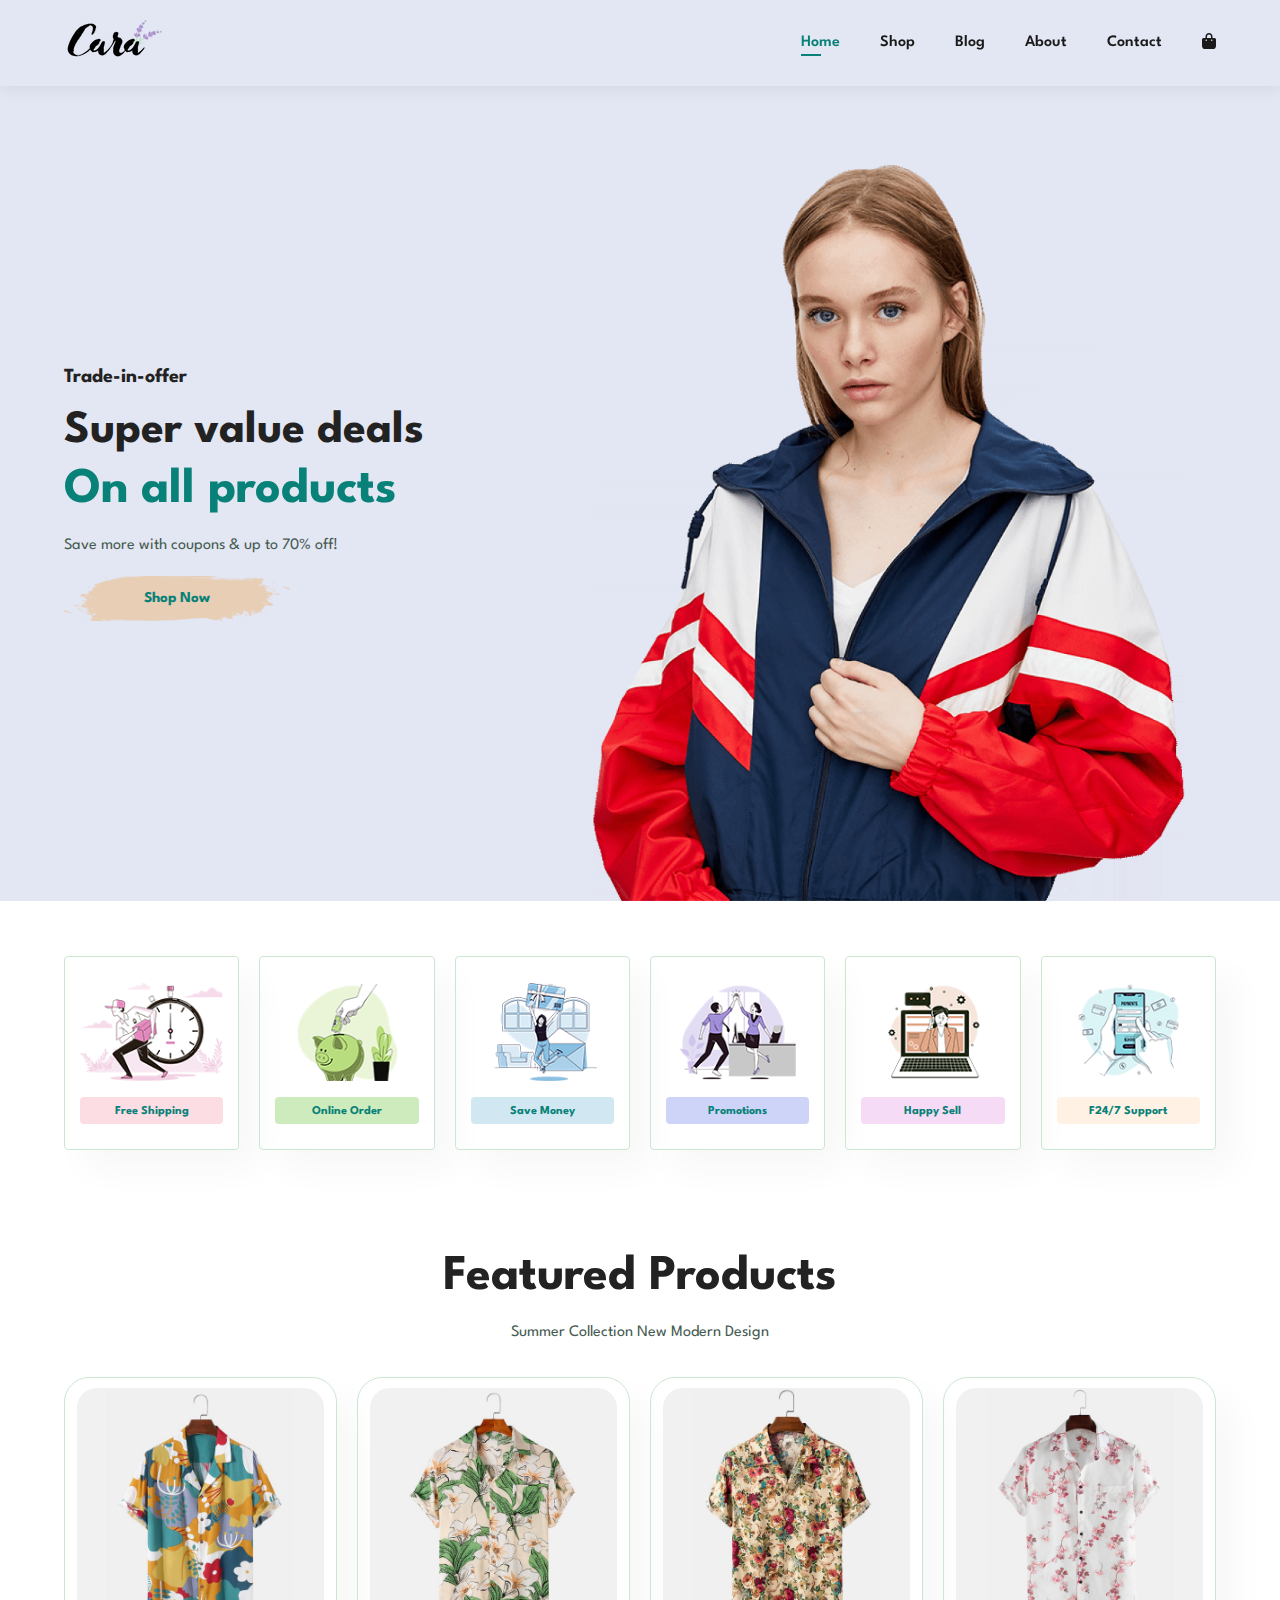
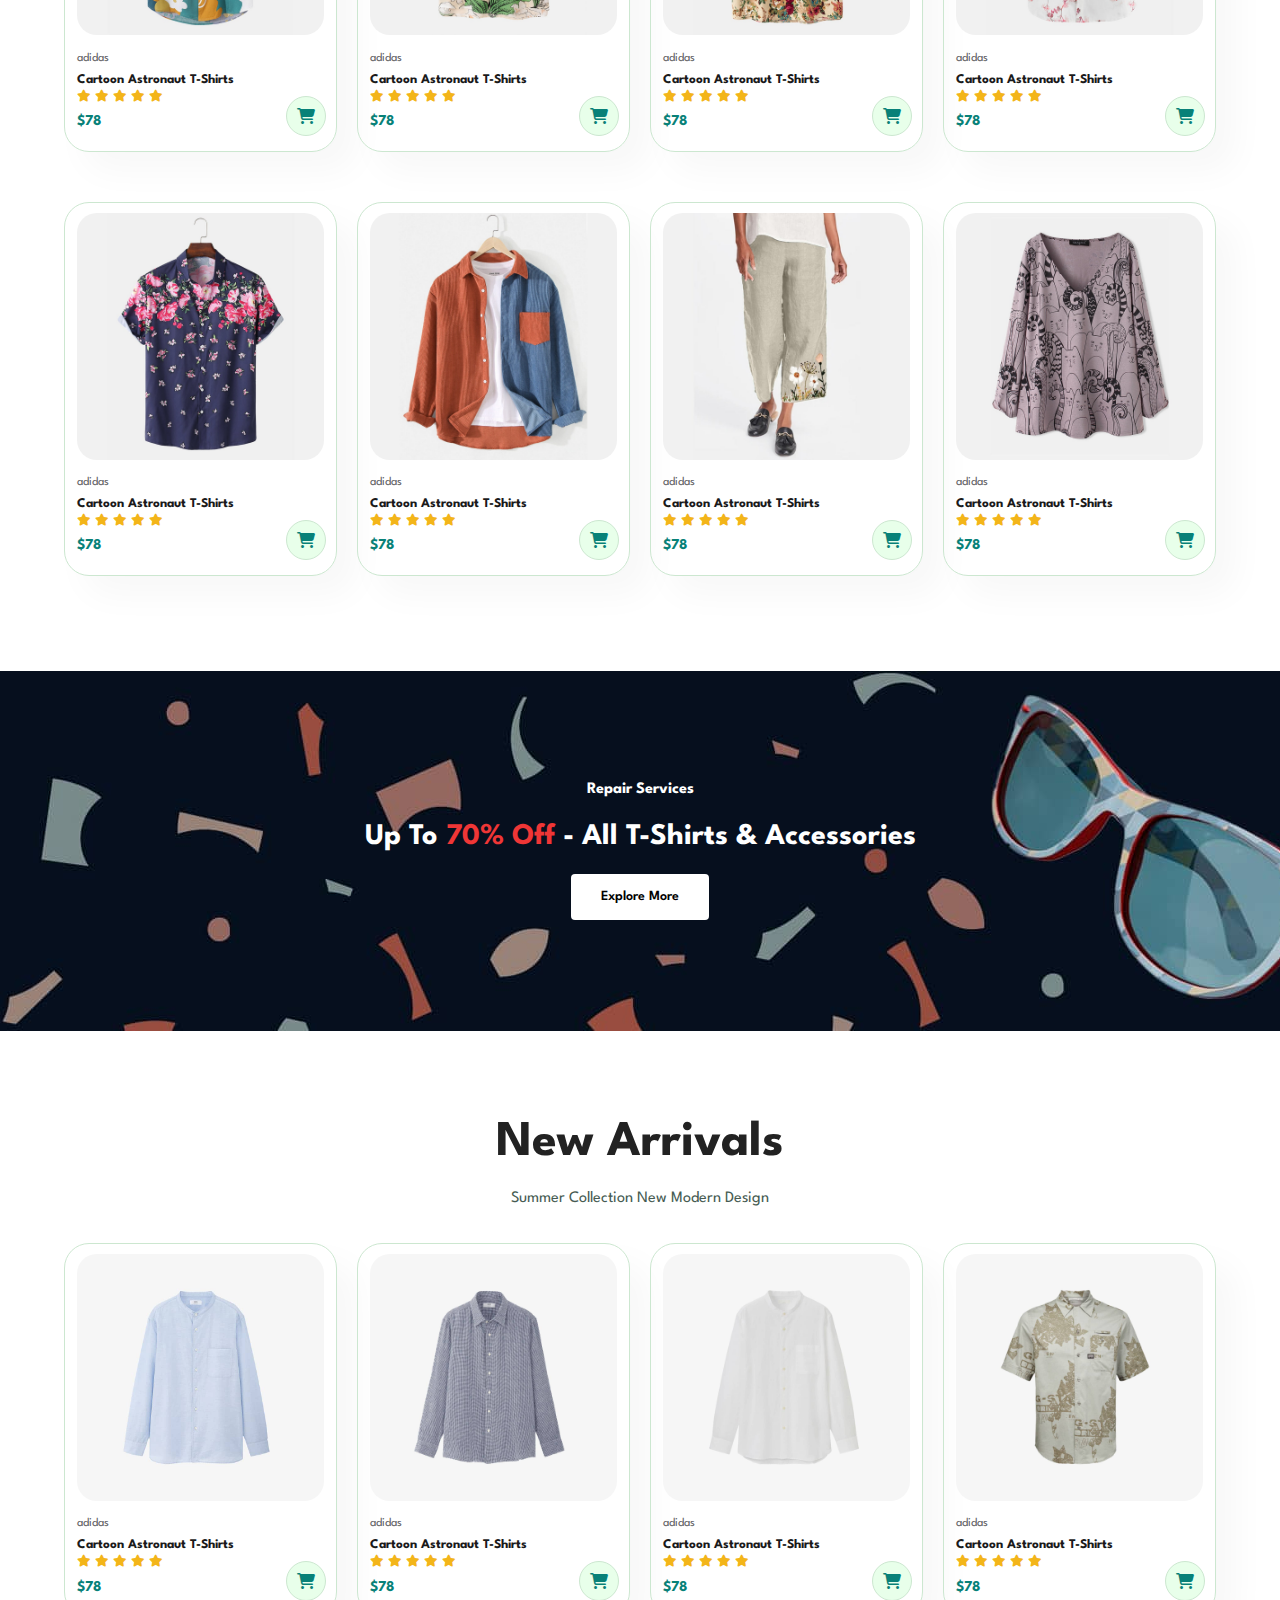
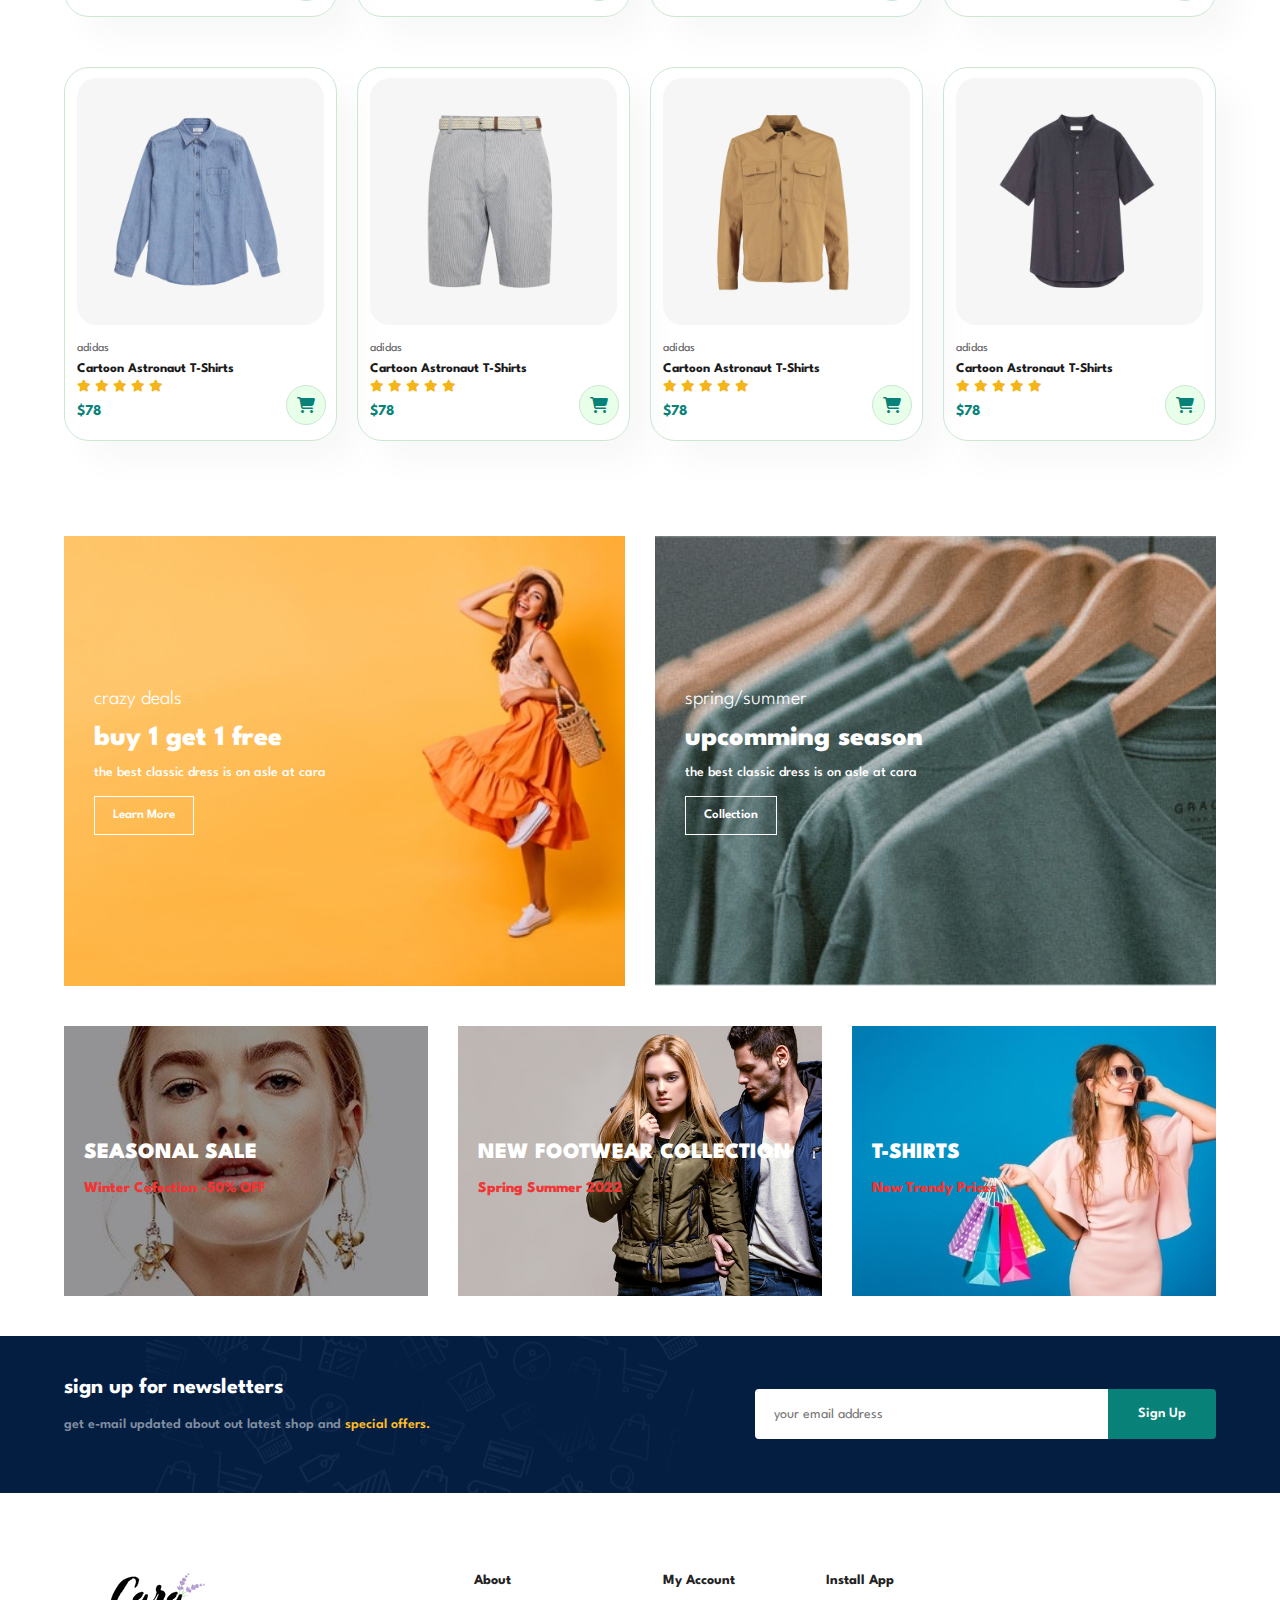
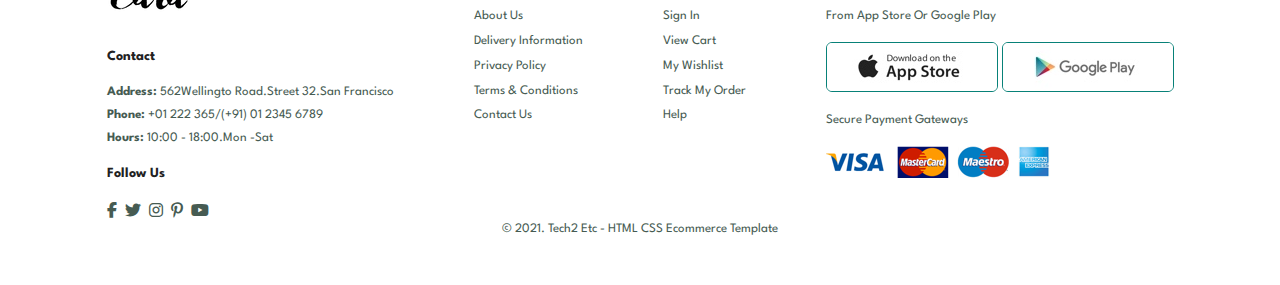
<file: index.html>
<!DOCTYPE html>
<html lang="en">

<head>
    <meta charset="UTF-8">
    <meta name="viewport" content="width=device-width, initial-scale=1.0">
    <title>E-comme store</title>
    <!-- font awesome lib  -->
    <link rel="stylesheet" href="./css/all.min.css">
    <!-- normalize css stylesheet  -->
    <link rel="stylesheet" href="./css/normalize.css">
    <!-- main css stylesheet -->
    <link rel="stylesheet" href="./css/style.css">
    <!-- index css stylesheet  -->
    <link rel="stylesheet" href="./css/index.css">
    <!-- google font lib  -->
    <link rel="preconnect" href="https://fonts.googleapis.com">
    <link rel="preconnect" href="https://fonts.gstatic.com" crossorigin>
    <link href="https://fonts.googleapis.com/css2?family=League+Spartan:wght@100..900&display=swap" rel="stylesheet">

</head>

<body>
    <!-- start header  -->
    <header id="header">
        <a href="#">
            <img class="logo" src="./img/logo.png" alt="logo">
        </a>
        <nav>
            <ul id="navbar">
                <li id="close-btn"><i class="fa-solid fa-xmark"></i></i></li>
                <li><a class="active" href="index.html">home</a></li>
                <li><a href="shop.html">shop</a></li>
                <li><a href="blog.html">blog</a></li>
                <li><a href="about.html">about</a></li>
                <li><a href="contact.html">contact</a></li>
                <li><a href="cart.html"><i class="fa-solid fa-bag-shopping"></i></a></li>
            </ul>
            <div id="mobile">
                <a href="cart.html"><i class="fa-solid fa-bag-shopping"></i></a>
                <i id="menu" class="fa-solid fa-outdent"></i>
            </div>
        </nav>
    </header>
    <!-- end header  -->
    <!-- start hero section  -->
    <section id="hero">
        <h4>Trade-in-offer</h4>
        <h2>Super value deals</h2>
        <h1>On all products</h1>
        <p>Save more with coupons & up to 70% off!</p>
        <button>Shop Now</button>
    </section>
    <!-- end hero section  -->
    <!-- start features  -->
    <section id="features" class="section-p1">
        <div class="fe-box">
            <img src="./img/features/f2.png" alt="feature">
            <h6 style="background-color:#fddde4;">free shipping</h6>
        </div>
        <div class="fe-box">
            <img src="./img/features/f3.png" alt="feature">
            <h6 style="background-color: #cdebbc;">online order</h6>
        </div>
        <div class="fe-box">
            <img src="./img/features/f4.png" alt="feature">
            <h6 style="background-color: #d1e8f2 ;">save money</h6>
        </div>
        <div class="fe-box">
            <img src="./img/features/f5.png" alt="feature">
            <h6 style="background-color:#cdd4f8 ;">promotions</h6>
        </div>
        <div class="fe-box">
            <img src="./img/features/f6.png" alt="feature">
            <h6 style="background-color: #f6dbf6;">happy sell</h6>
        </div>
        <div class="fe-box">
            <img src="./img/features/f1.png" alt="feature">
            <h6 style="background-color: #fff2e5;">f24/7 support</h6>
        </div>
    </section>
    <section id="products" class="section-p1">
        <div class="special-heading">
            <h1>featured products</h1>
            <p>summer collection new modern design</p>
        </div>
        <div class="products-container">
            <div class="product-card">
                <img src="./img/products/f1.jpg" alt="product">
                <span>adidas</span>
                <h5>cartoon astronaut t-shirts</h5>
                <div class="stars">
                    <i class="fa-solid fa-star"></i>
                    <i class="fa-solid fa-star"></i>
                    <i class="fa-solid fa-star"></i>
                    <i class="fa-solid fa-star"></i>
                    <i class="fa-solid fa-star"></i>
                </div>
                <h4 class="price">$78</h4>
                <a href=""><i class="fa-solid fa-cart-shopping add-to-cart-btn"></i></a>
            </div>
            <div class="product-card">
                <img src="./img/products/f2.jpg" alt="product">
                <span>adidas</span>
                <h5>cartoon astronaut t-shirts</h5>
                <div class="stars">
                    <i class="fa-solid fa-star"></i>
                    <i class="fa-solid fa-star"></i>
                    <i class="fa-solid fa-star"></i>
                    <i class="fa-solid fa-star"></i>
                    <i class="fa-solid fa-star"></i>
                </div>
                <h4 class="price">$78</h4>
                <a href=""> <i class="fa-solid fa-cart-shopping add-to-cart-btn"></i></a>
            </div>
            <div class="product-card">
                <img src="./img/products/f3.jpg" alt="product">
                <span>adidas</span>
                <h5>cartoon astronaut t-shirts</h5>
                <div class="stars">
                    <i class="fa-solid fa-star"></i>
                    <i class="fa-solid fa-star"></i>
                    <i class="fa-solid fa-star"></i>
                    <i class="fa-solid fa-star"></i>
                    <i class="fa-solid fa-star"></i>
                </div>
                <h4 class="price">$78</h4>
                <a href=""> <i class="fa-solid fa-cart-shopping add-to-cart-btn"></i></a>
            </div>
            <div class="product-card">
                <img src="./img/products/f4.jpg" alt="product">
                <span>adidas</span>
                <h5>cartoon astronaut t-shirts</h5>
                <div class="stars">
                    <i class="fa-solid fa-star"></i>
                    <i class="fa-solid fa-star"></i>
                    <i class="fa-solid fa-star"></i>
                    <i class="fa-solid fa-star"></i>
                    <i class="fa-solid fa-star"></i>
                </div>
                <h4 class="price">$78</h4>
                <a href=""> <i class="fa-solid fa-cart-shopping add-to-cart-btn"></i></a>
            </div>
            <div class="product-card">
                <img src="./img/products/f5.jpg" alt="product">
                <span>adidas</span>
                <h5>cartoon astronaut t-shirts</h5>
                <div class="stars">
                    <i class="fa-solid fa-star"></i>
                    <i class="fa-solid fa-star"></i>
                    <i class="fa-solid fa-star"></i>
                    <i class="fa-solid fa-star"></i>
                    <i class="fa-solid fa-star"></i>
                </div>
                <h4 class="price">$78</h4>
                <a href=""> <i class="fa-solid fa-cart-shopping add-to-cart-btn"></i></a>
            </div>
            <div class="product-card">
                <img src="./img/products/f6.jpg" alt="product">
                <span>adidas</span>
                <h5>cartoon astronaut t-shirts</h5>
                <div class="stars">
                    <i class="fa-solid fa-star"></i>
                    <i class="fa-solid fa-star"></i>
                    <i class="fa-solid fa-star"></i>
                    <i class="fa-solid fa-star"></i>
                    <i class="fa-solid fa-star"></i>
                </div>
                <h4 class="price">$78</h4>
                <a href=""> <i class="fa-solid fa-cart-shopping add-to-cart-btn"></i></a>
            </div>
            <div class="product-card">
                <img src="./img/products/f7.jpg" alt="product">
                <span>adidas</span>
                <h5>cartoon astronaut t-shirts</h5>
                <div class="stars">
                    <i class="fa-solid fa-star"></i>
                    <i class="fa-solid fa-star"></i>
                    <i class="fa-solid fa-star"></i>
                    <i class="fa-solid fa-star"></i>
                    <i class="fa-solid fa-star"></i>
                </div>
                <h4 class="price">$78</h4>
                <a href=""> <i class="fa-solid fa-cart-shopping add-to-cart-btn"></i></a>
            </div>
            <div class="product-card">
                <img src="./img/products/f8.jpg" alt="product">
                <span>adidas</span>
                <h5>cartoon astronaut t-shirts</h5>
                <div class="stars">
                    <i class="fa-solid fa-star"></i>
                    <i class="fa-solid fa-star"></i>
                    <i class="fa-solid fa-star"></i>
                    <i class="fa-solid fa-star"></i>
                    <i class="fa-solid fa-star"></i>
                </div>
                <h4 class="price">$78</h4>
                <a href=""> <i class="fa-solid fa-cart-shopping add-to-cart-btn"></i></a>
            </div>
        </div>
    </section>
    <!-- end features  -->
    <!-- start banner  -->
    <section id="banner" class="section-m1">
        <h4>repair services</h4>
        <h2>up to <span>70% off</span> - all t-shirts & accessories</h2>
        <button class="normal">explore more</button>
    </section>
    <!-- end banner  -->
    <!-- start new arrivals  -->
    <section id="new-arrivals" class="section-p1">
        <div class="special-heading">
            <h1>new arrivals</h1>
            <p>summer collection new modern design</p>
        </div>
        <div class="products-container">
            <div class="product-card">
                <img src="./img/products/n1.jpg" alt="product">
                <span>adidas</span>
                <h5>cartoon astronaut t-shirts</h5>
                <div class="stars">
                    <i class="fa-solid fa-star"></i>
                    <i class="fa-solid fa-star"></i>
                    <i class="fa-solid fa-star"></i>
                    <i class="fa-solid fa-star"></i>
                    <i class="fa-solid fa-star"></i>
                </div>
                <h4 class="price">$78</h4>
                <a href=""><i class="fa-solid fa-cart-shopping add-to-cart-btn"></i></a>
            </div>
            <div class="product-card">
                <img src="./img/products/n2.jpg" alt="product">
                <span>adidas</span>
                <h5>cartoon astronaut t-shirts</h5>
                <div class="stars">
                    <i class="fa-solid fa-star"></i>
                    <i class="fa-solid fa-star"></i>
                    <i class="fa-solid fa-star"></i>
                    <i class="fa-solid fa-star"></i>
                    <i class="fa-solid fa-star"></i>
                </div>
                <h4 class="price">$78</h4>
                <a href=""> <i class="fa-solid fa-cart-shopping add-to-cart-btn"></i></a>
            </div>
            <div class="product-card">
                <img src="./img/products/n3.jpg" alt="product">
                <span>adidas</span>
                <h5>cartoon astronaut t-shirts</h5>
                <div class="stars">
                    <i class="fa-solid fa-star"></i>
                    <i class="fa-solid fa-star"></i>
                    <i class="fa-solid fa-star"></i>
                    <i class="fa-solid fa-star"></i>
                    <i class="fa-solid fa-star"></i>
                </div>
                <h4 class="price">$78</h4>
                <a href=""> <i class="fa-solid fa-cart-shopping add-to-cart-btn"></i></a>
            </div>
            <div class="product-card">
                <img src="./img/products/n4.jpg" alt="product">
                <span>adidas</span>
                <h5>cartoon astronaut t-shirts</h5>
                <div class="stars">
                    <i class="fa-solid fa-star"></i>
                    <i class="fa-solid fa-star"></i>
                    <i class="fa-solid fa-star"></i>
                    <i class="fa-solid fa-star"></i>
                    <i class="fa-solid fa-star"></i>
                </div>
                <h4 class="price">$78</h4>
                <a href=""> <i class="fa-solid fa-cart-shopping add-to-cart-btn"></i></a>
            </div>
            <div class="product-card">
                <img src="./img/products/n5.jpg" alt="product">
                <span>adidas</span>
                <h5>cartoon astronaut t-shirts</h5>
                <div class="stars">
                    <i class="fa-solid fa-star"></i>
                    <i class="fa-solid fa-star"></i>
                    <i class="fa-solid fa-star"></i>
                    <i class="fa-solid fa-star"></i>
                    <i class="fa-solid fa-star"></i>
                </div>
                <h4 class="price">$78</h4>
                <a href=""> <i class="fa-solid fa-cart-shopping add-to-cart-btn"></i></a>
            </div>
            <div class="product-card">
                <img src="./img/products/n6.jpg" alt="product">
                <span>adidas</span>
                <h5>cartoon astronaut t-shirts</h5>
                <div class="stars">
                    <i class="fa-solid fa-star"></i>
                    <i class="fa-solid fa-star"></i>
                    <i class="fa-solid fa-star"></i>
                    <i class="fa-solid fa-star"></i>
                    <i class="fa-solid fa-star"></i>
                </div>
                <h4 class="price">$78</h4>
                <a href=""> <i class="fa-solid fa-cart-shopping add-to-cart-btn"></i></a>
            </div>
            <div class="product-card">
                <img src="./img/products/n7.jpg" alt="product">
                <span>adidas</span>
                <h5>cartoon astronaut t-shirts</h5>
                <div class="stars">
                    <i class="fa-solid fa-star"></i>
                    <i class="fa-solid fa-star"></i>
                    <i class="fa-solid fa-star"></i>
                    <i class="fa-solid fa-star"></i>
                    <i class="fa-solid fa-star"></i>
                </div>
                <h4 class="price">$78</h4>
                <a href=""> <i class="fa-solid fa-cart-shopping add-to-cart-btn"></i></a>
            </div>
            <div class="product-card">
                <img src="./img/products/n8.jpg" alt="product">
                <span>adidas</span>
                <h5>cartoon astronaut t-shirts</h5>
                <div class="stars">
                    <i class="fa-solid fa-star"></i>
                    <i class="fa-solid fa-star"></i>
                    <i class="fa-solid fa-star"></i>
                    <i class="fa-solid fa-star"></i>
                    <i class="fa-solid fa-star"></i>
                </div>
                <h4 class="price">$78</h4>
                <a href=""> <i class="fa-solid fa-cart-shopping add-to-cart-btn"></i></a>
            </div>
        </div>
    </section>
    <!-- end new arrivals  -->
    <!-- start sm-banner  -->
    <section id="sm-banner" class="section-p1">
        <div class="banner-box">
            <h4>crazy deals</h4>
            <h2>buy 1 get 1 free</h2>
            <span>the best classic dress is on asle at cara</span>
            <button class="white">learn more</button>
        </div>
        <div class="banner-box">
            <h4>spring/summer</h4>
            <h2>upcomming season</h2>
            <span>the best classic dress is on asle at cara</span>
            <button class="white">collection</button>
        </div>
    </section>
    <!-- end sm-banner  -->
    <!-- start banner3  -->
    <section id="banner3">
        <div class="banner-box">
            <h2>seasonal sale</h2>
            <h3>winter cofection -50% OFF</h3>
        </div>
        <div class="banner-box">
            <h2>new footwear collection</h2>
            <h3>spring summer 2022</h3>
        </div>
        <div class="banner-box">
            <h2>t-shirts</h2>
            <h3>new trendy prices</h3>
        </div>
    </section>
    <!-- end banner3  -->
    <!-- start newsletters  -->
    <section id="newsletters" class="section-p1 section-m1">
        <div class="text">
            <h4>sign up for newsletters</h4>
            <p>get e-mail updated about out latest shop and <span>special offers.</span></p>
        </div>
        <form>
            <input type="mail" placeholder="your email address">
            <input type="submit" value="sign up" class="normal">
        </form>
    </section>
    <!-- end newsletters  -->
    <!-- start footer  -->
    <footer class="section-p1">
        <div class="footer-content">
            <div class="contact">
                <img src="./img/logo.png" alt="logo" class="logo">
                <h4>contact</h4>
                <p><strong>address:</strong> 562Wellingto road.street 32.san francisco</p>
                <p><strong>phone:</strong> +01 222 365/(+91) 01 2345 6789</p>
                <p><strong>hours:</strong> 10:00 - 18:00.mon -sat</p>
                <h4>follow us</h4>
                <div class="media">
                    <i class="fa-brands fa-facebook-f"></i>
                    <i class="fa-brands fa-twitter"></i>
                    <i class="fa-brands fa-instagram"></i>
                    <i class="fa-brands fa-pinterest-p"></i>
                    <i class="fa-brands fa-youtube"></i>
                </div>
            </div>
            <div class="about">
                <h4>about</h4>
                <a href="#">about us</a>
                <a href="#">delivery information</a>
                <a href="#">privacy policy</a>
                <a href="#">terms & conditions</a>
                <a href="#">contact us</a>
            </div>
            <div class="my-account">
                <h4>my account</h4>
                <a href="#">sign in</a>
                <a href="#">view cart</a>
                <a href="#">my wishlist</a>
                <a href="#">track my order</a>
                <a href="#">help</a>
            </div>
            <div class="install-app">
                <h4>install app</h4>
                <p>from app store or google play</p>
                <div class="install-images">
                    <img src="./img/pay/app.jpg" alt="app store">
                    <img src="./img/pay/play.jpg" alt="google play">
                </div>
                <p>secure payment gateways</p>
                <img src="./img/pay/pay.png" alt="payment gateways">
            </div>
        </div>
        <p>&copy; 2021. Tech2 etc - HTML CSS Ecommerce Template</p>
    </footer>
    <!-- end footer  -->
    <script src="./js/script.js"></script>
</body>

</html>
</file>
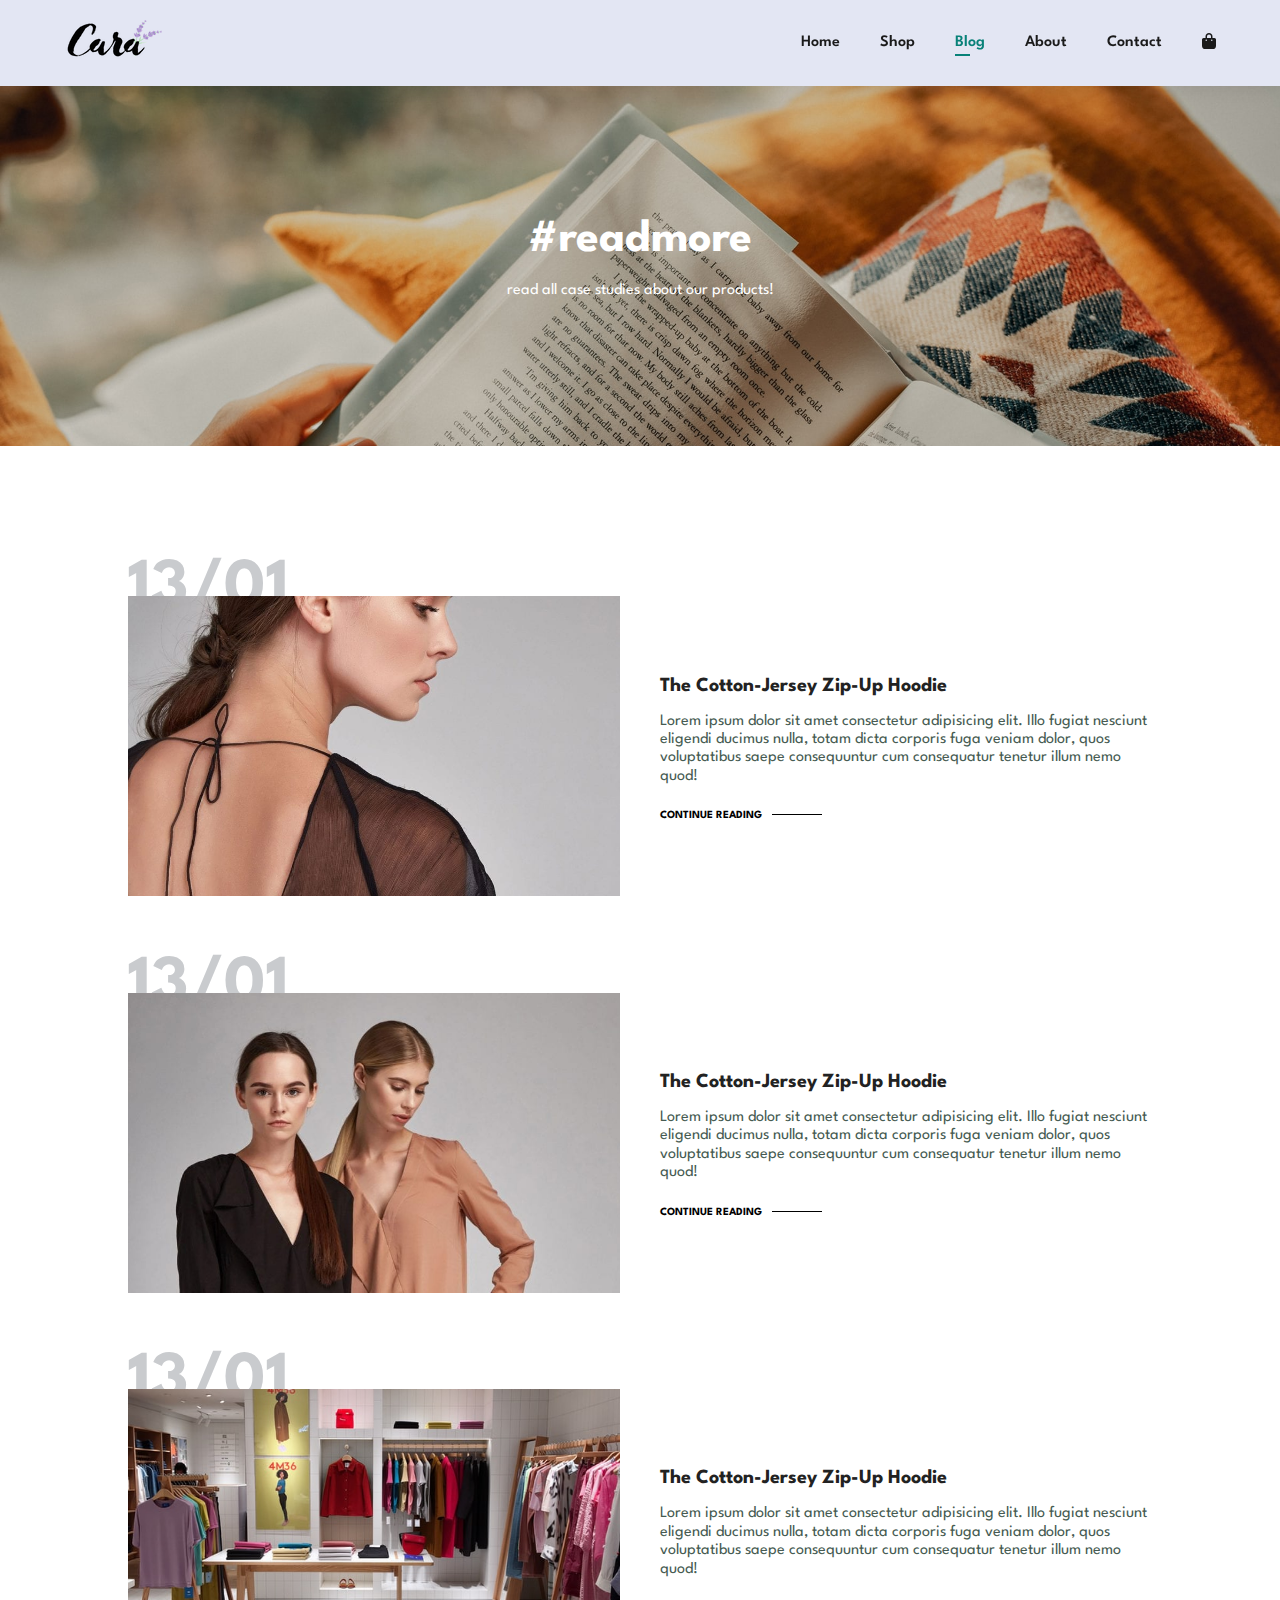
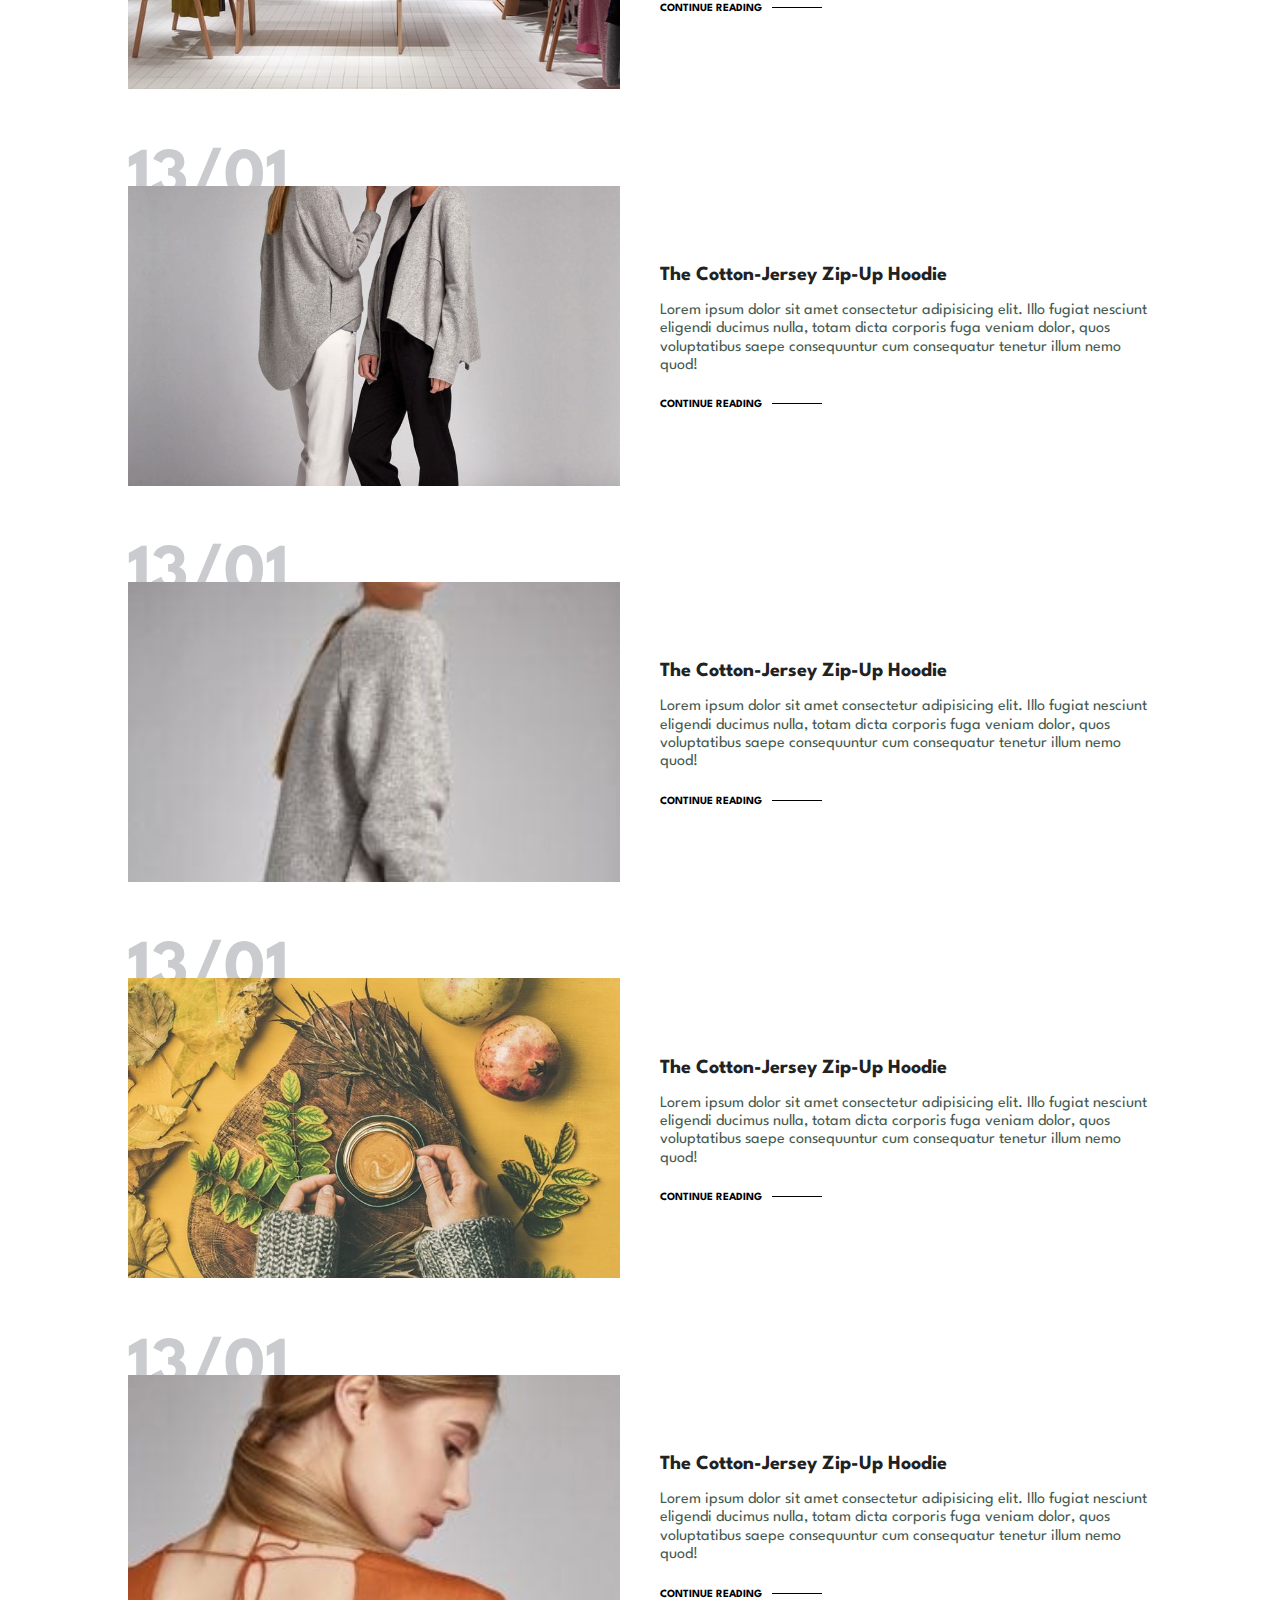
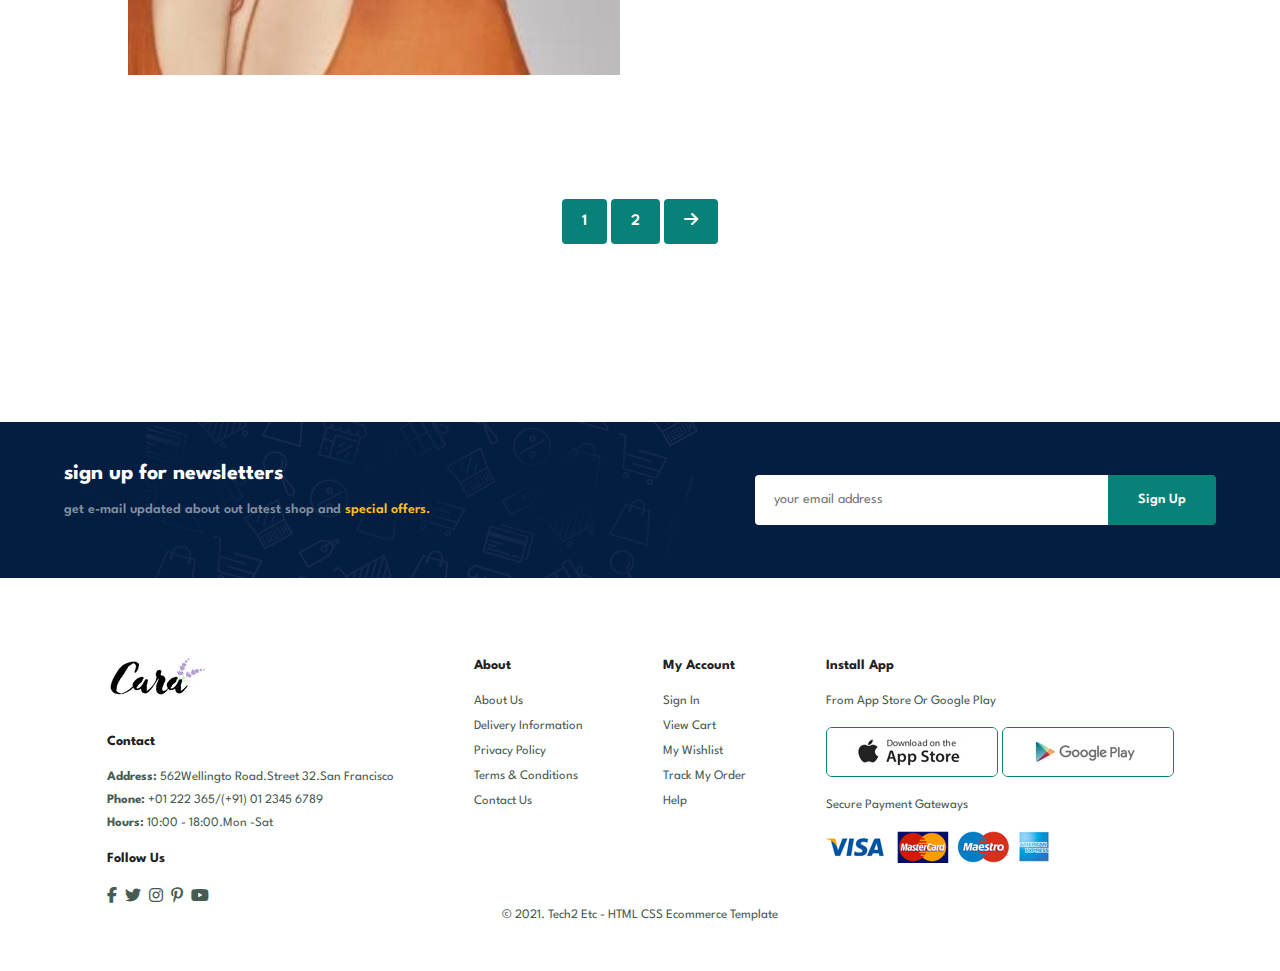
<file: blog.html>
<!DOCTYPE html>
<html lang="en">

<head>
    <meta charset="UTF-8">
    <meta name="viewport" content="width=device-width, initial-scale=1.0">
    <title>E-comme store</title>
    <!-- font awesome lib  -->
    <link rel="stylesheet" href="./css/all.min.css">
    <!-- normalize css stylesheet  -->
    <link rel="stylesheet" href="./css/normalize.css">
    <!-- main css stylesheet  -->
    <link rel="stylesheet" href="./css/style.css">
    <!-- shop css stylesheet  -->
    <link rel="stylesheet" href="./css/blog.css">
    <!-- google font lib  -->
    <link rel="preconnect" href="https://fonts.googleapis.com">
    <link rel="preconnect" href="https://fonts.gstatic.com" crossorigin>
    <link href="https://fonts.googleapis.com/css2?family=League+Spartan:wght@100..900&display=swap" rel="stylesheet">

</head>

<body>
    <!-- start header  -->
    <header id="header">
        <a href="#">
            <img class="logo" src="./img/logo.png" alt="logo">
        </a>
        <nav>
            <ul id="navbar">
                <li id="close-btn"><i class="fa-solid fa-xmark"></i></i></li>
                <li><a href="index.html">home</a></li>
                <li><a href="shop.html">shop</a></li>
                <li><a class="active" href="blog.html">blog</a></li>
                <li><a href="about.html">about</a></li>
                <li><a href="contact.html">contact</a></li>
                <li><a href="cart.html"><i class="fa-solid fa-bag-shopping"></i></a></li>
            </ul>
            <div id="mobile">
                <a href="cart.html"><i class="fa-solid fa-bag-shopping"></i></a>
                <i id="menu" class="fa-solid fa-outdent"></i>
            </div>
        </nav>
    </header>
    <!-- end header  -->
    <!-- start hero section  -->
    <section id="page-header">
        <h2>#readmore</h2>
        <p>read all case studies about our products!</p>
    </section>
    <!-- end hero section  -->
    <!-- start articles  -->
    <section id="articles">
        <div class="article">
            <div class="image">
                <img src="./img/blog/b1.jpg" alt="">
            </div>
            <div class="text">
                <h4>the cotton-jersey zip-up hoodie</h4>
                <p>Lorem ipsum dolor sit amet consectetur adipisicing elit. Illo fugiat nesciunt eligendi ducimus nulla,
                    totam dicta corporis fuga veniam dolor, quos voluptatibus saepe consequuntur cum consequatur tenetur
                    illum nemo quod!</p>
                    <a href="#">continue reading</a>
            </div>
        </div>
        <div class="article">
            <div class="image">
                <img src="./img/blog/b2.jpg" alt="">
            </div>
            <div class="text">
                <h4>the cotton-jersey zip-up hoodie</h4>
                <p>Lorem ipsum dolor sit amet consectetur adipisicing elit. Illo fugiat nesciunt eligendi ducimus nulla,
                    totam dicta corporis fuga veniam dolor, quos voluptatibus saepe consequuntur cum consequatur tenetur
                    illum nemo quod!</p>
                    <a href="#">continue reading</a>
            </div>
        </div>
        <div class="article">
            <div class="image">
                <img src="./img/blog/b3.jpg" alt="">
            </div>
            <div class="text">
                <h4>the cotton-jersey zip-up hoodie</h4>
                <p>Lorem ipsum dolor sit amet consectetur adipisicing elit. Illo fugiat nesciunt eligendi ducimus nulla,
                    totam dicta corporis fuga veniam dolor, quos voluptatibus saepe consequuntur cum consequatur tenetur
                    illum nemo quod!</p>
                    <a href="#">continue reading</a>
            </div>
        </div>
        <div class="article">
            <div class="image">
                <img src="./img/blog/b4.jpg" alt="">
            </div>
            <div class="text">
                <h4>the cotton-jersey zip-up hoodie</h4>
                <p>Lorem ipsum dolor sit amet consectetur adipisicing elit. Illo fugiat nesciunt eligendi ducimus nulla,
                    totam dicta corporis fuga veniam dolor, quos voluptatibus saepe consequuntur cum consequatur tenetur
                    illum nemo quod!</p>
                    <a href="#">continue reading</a>
            </div>
        </div>
        <div class="article">
            <div class="image">
                <img src="./img/blog/b5.jpg" alt="">
            </div>
            <div class="text">
                <h4>the cotton-jersey zip-up hoodie</h4>
                <p>Lorem ipsum dolor sit amet consectetur adipisicing elit. Illo fugiat nesciunt eligendi ducimus nulla,
                    totam dicta corporis fuga veniam dolor, quos voluptatibus saepe consequuntur cum consequatur tenetur
                    illum nemo quod!</p>
                    <a href="#">continue reading</a>
            </div>
        </div>
        <div class="article">
            <div class="image">
                <img src="./img/blog/b6.jpg" alt="">
            </div>
            <div class="text">
                <h4>the cotton-jersey zip-up hoodie</h4>
                <p>Lorem ipsum dolor sit amet consectetur adipisicing elit. Illo fugiat nesciunt eligendi ducimus nulla,
                    totam dicta corporis fuga veniam dolor, quos voluptatibus saepe consequuntur cum consequatur tenetur
                    illum nemo quod!</p>
                    <a href="#">continue reading</a>
            </div>
        </div>
        <div class="article">
            <div class="image">
                <img src="./img/blog/b7.jpg" alt="">
            </div>
            <div class="text">
                <h4>the cotton-jersey zip-up hoodie</h4>
                <p>Lorem ipsum dolor sit amet consectetur adipisicing elit. Illo fugiat nesciunt eligendi ducimus nulla,
                    totam dicta corporis fuga veniam dolor, quos voluptatibus saepe consequuntur cum consequatur tenetur
                    illum nemo quod!</p>
                    <a href="#">continue reading</a>
            </div>
        </div>
        <div class="pages section-p1">
            <a href="">1</a>
            <a href="">2</a>
            <a href=""><i class="fa-solid fa-arrow-right"></i></a>
        </div>
    </section>
    <!-- end articles -->
    <!-- start newsletters  -->
    <section id="newsletters" class="section-p1 section-m1">
        <div class="text">
            <h4>sign up for newsletters</h4>
            <p>get e-mail updated about out latest shop and <span>special offers.</span></p>
        </div>
        <form>
            <input type="mail" placeholder="your email address">
            <input type="submit" value="sign up" class="normal">
        </form>
    </section>
    <!-- end newsletters  -->
    <!-- start footer  -->
    <footer class="section-p1">
        <div class="footer-content">
            <div class="contact">
                <img src="./img/logo.png" alt="logo" class="logo">
                <h4>contact</h4>
                <p><strong>address:</strong> 562Wellingto road.street 32.san francisco</p>
                <p><strong>phone:</strong> +01 222 365/(+91) 01 2345 6789</p>
                <p><strong>hours:</strong> 10:00 - 18:00.mon -sat</p>
                <h4>follow us</h4>
                <div class="media">
                    <i class="fa-brands fa-facebook-f"></i>
                    <i class="fa-brands fa-twitter"></i>
                    <i class="fa-brands fa-instagram"></i>
                    <i class="fa-brands fa-pinterest-p"></i>
                    <i class="fa-brands fa-youtube"></i>
                </div>
            </div>
            <div class="about">
                <h4>about</h4>
                <a href="#">about us</a>
                <a href="#">delivery information</a>
                <a href="#">privacy policy</a>
                <a href="#">terms & conditions</a>
                <a href="#">contact us</a>
            </div>
            <div class="my-account">
                <h4>my account</h4>
                <a href="#">sign in</a>
                <a href="#">view cart</a>
                <a href="#">my wishlist</a>
                <a href="#">track my order</a>
                <a href="#">help</a>
            </div>
            <div class="install-app">
                <h4>install app</h4>
                <p>from app store or google play</p>
                <div class="install-images">
                    <img src="./img/pay/app.jpg" alt="app store">
                    <img src="./img/pay/play.jpg" alt="google play">
                </div>
                <p>secure payment gateways</p>
                <img src="./img/pay/pay.png" alt="payment gateways">
            </div>
        </div>
        <p>&copy; 2021. Tech2 etc - HTML CSS Ecommerce Template</p>
    </footer>
    <!-- end footer  -->
    <script src="./js/script.js"></script>
</body>

</html>
</file>
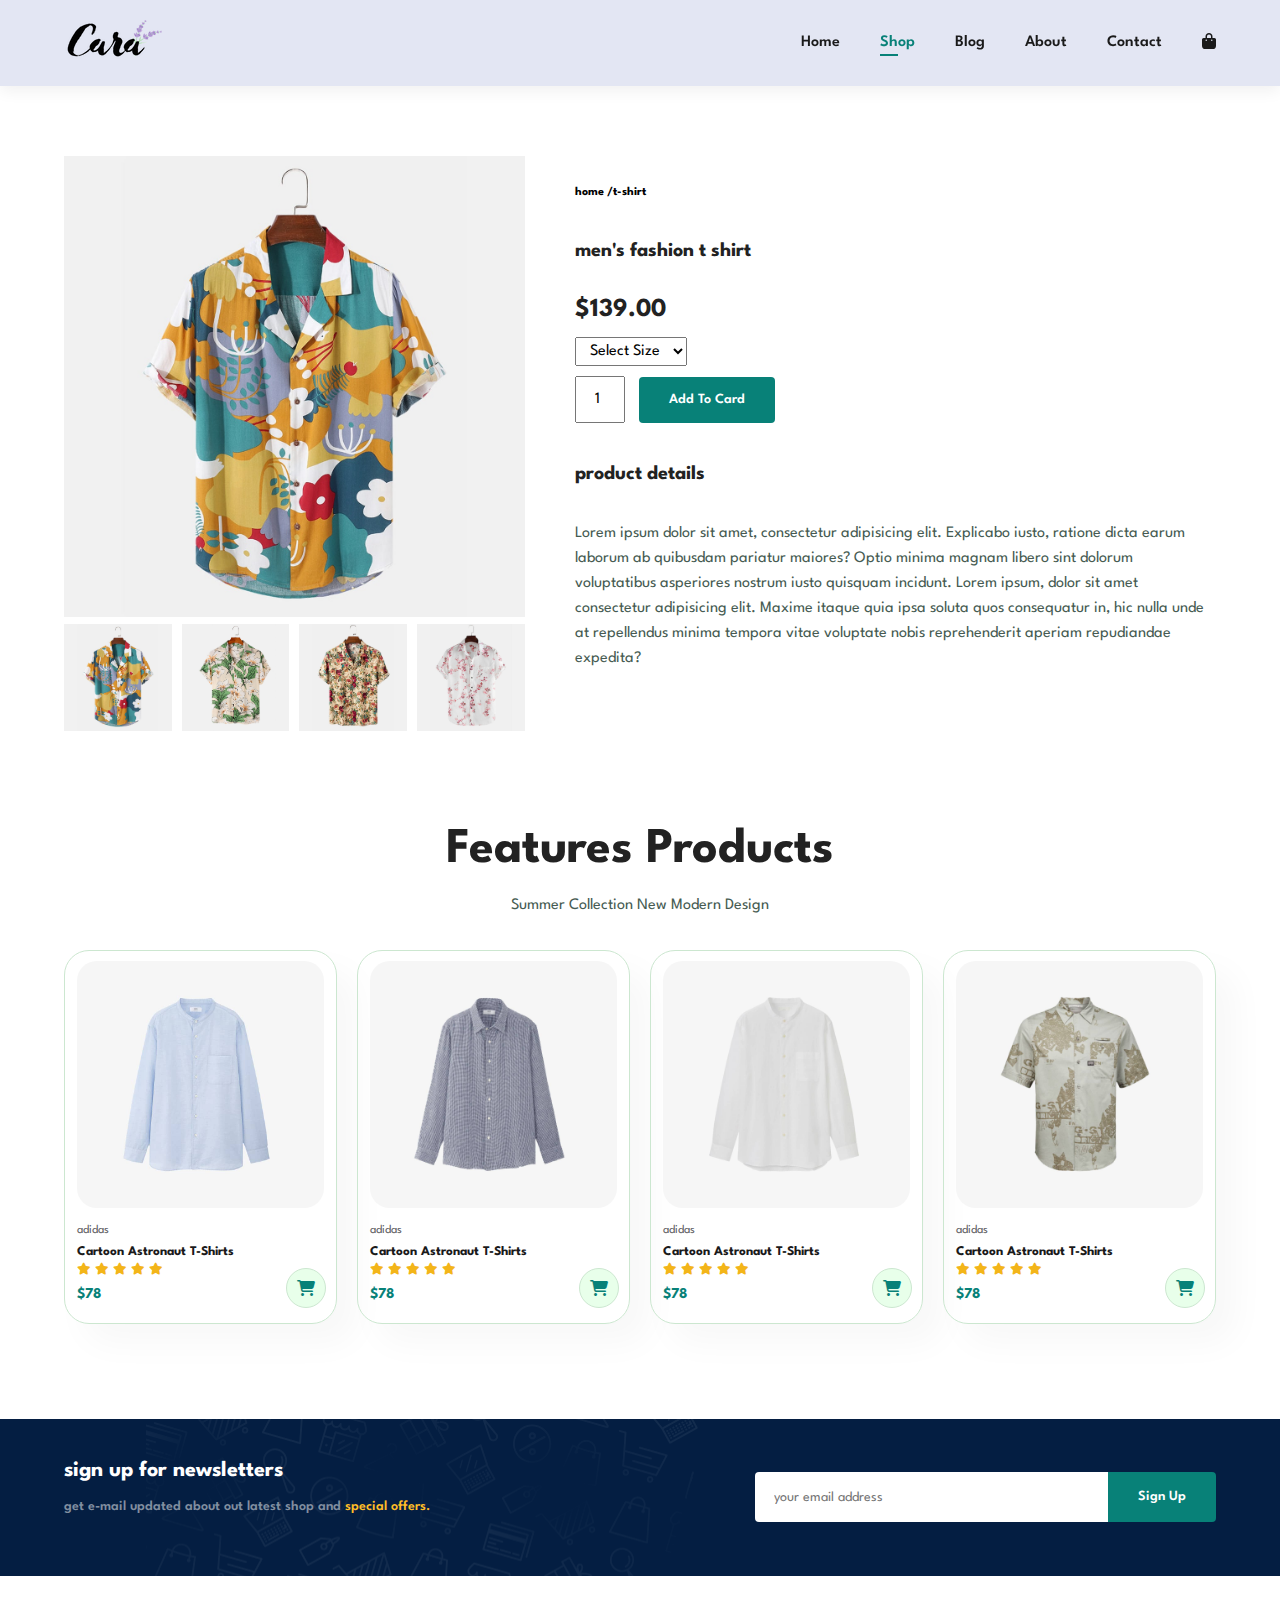
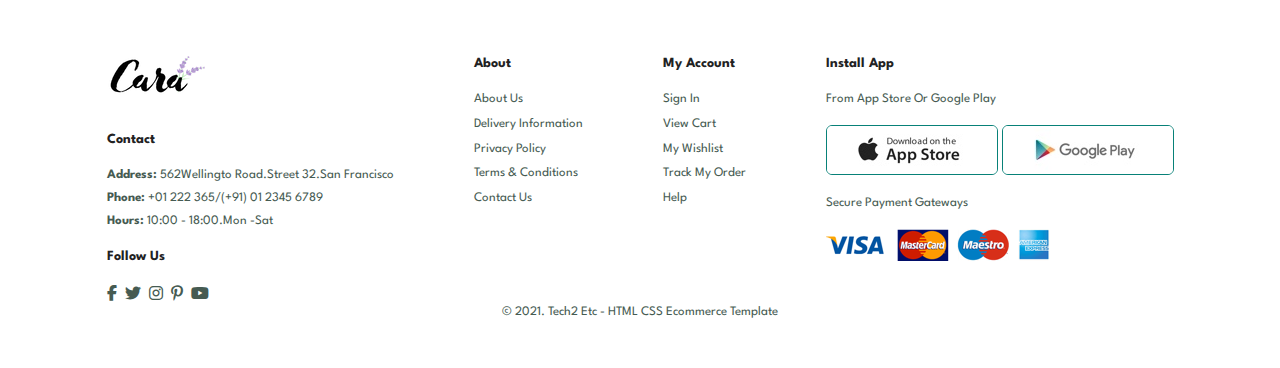
<file: product.html>
<!DOCTYPE html>
<html lang="en">

<head>
    <meta charset="UTF-8">
    <meta name="viewport" content="width=device-width, initial-scale=1.0">
    <title>E-comme store</title>
    <!-- font awesome lib  -->
    <link rel="stylesheet" href="./css/all.min.css">
    <!-- normalize css stylesheet  -->
    <link rel="stylesheet" href="./css/normalize.css">
    <!-- main css stylesheet  -->
    <link rel="stylesheet" href="./css/style.css">
    <!-- product css stylesheet  -->
    <link rel="stylesheet" href="./css/product.css">
    <!-- google font lib  -->
    <link rel="preconnect" href="https://fonts.googleapis.com">
    <link rel="preconnect" href="https://fonts.gstatic.com" crossorigin>
    <link href="https://fonts.googleapis.com/css2?family=League+Spartan:wght@100..900&display=swap" rel="stylesheet">

</head>

<body>
    <!-- start header  -->
    <header id="header">
        <a href="#">
            <img class="logo" src="./img/logo.png" alt="logo">
        </a>
        <nav>
            <ul id="navbar">
                <li id="close-btn"><i class="fa-solid fa-xmark"></i></i></li>
                <li><a href="index.html">home</a></li>
                <li><a class="active" href="shop.html">shop</a></li>
                <li><a href="blog.html">blog</a></li>
                <li><a href="about.html">about</a></li>
                <li><a href="contact.html">contact</a></li>
                <li><a href="cart.html"><i class="fa-solid fa-bag-shopping"></i></a></li>
            </ul>
            <div id="mobile">
                <a href="cart.html"><i class="fa-solid fa-bag-shopping"></i></a>
                <i id="menu" class="fa-solid fa-outdent"></i>
            </div>
        </nav>
    </header>
    <!-- end header  -->
    <!-- start product-details section  -->
    <section id="product-details" class="section-p1">
        <div class="product-images">
            <img src="./img/products/f1.jpg" alt="" id="current-product-img">
            <div class="slider">
                <div><img src="./img/products/f1.jpg" alt=""></div>
                <div><img src="./img/products/f2.jpg" alt=""></div>
                <div><img src="./img/products/f3.jpg" alt=""></div>
                <div><img src="./img/products/f4.jpg" alt=""></div>
            </div>
        </div>
        <div class="product-description">
            <h6>home /t-shirt</h6>
            <h4>men's fashion t shirt</h4>
            <h2>$139.00</h2>
            <select>
                <option disabled selected>select size</option>
                <option>XL</option>
                <option>XXL</option>
                <option>small</option>
                <option>large</option>
            </select>
            <input type="number" value="1">
            <button class="normal">add to card</button>
            <h4>product details</h4>
            <p>Lorem ipsum dolor sit amet, consectetur adipisicing elit. Explicabo iusto, ratione dicta earum laborum ab
                quibusdam pariatur maiores? Optio minima magnam libero sint dolorum voluptatibus asperiores nostrum
                iusto quisquam incidunt. Lorem ipsum, dolor sit amet consectetur adipisicing elit. Maxime itaque quia
                ipsa soluta quos consequatur in, hic nulla unde at repellendus minima tempora vitae voluptate nobis
                reprehenderit aperiam repudiandae expedita?</p>
        </div>
    </section>
    <!-- end product-details section  -->
    <!-- start products  -->
    <section id="products" class="section-p1">
        <div class="special-heading">
            <h1>features products</h1>
            <p>summer collection new modern design</p>
        </div>
        <div class="products-container">
            <div class="product-card">
                <img src="./img/products/n1.jpg" alt="product">
                <span>adidas</span>
                <h5>cartoon astronaut t-shirts</h5>
                <div class="stars">
                    <i class="fa-solid fa-star"></i>
                    <i class="fa-solid fa-star"></i>
                    <i class="fa-solid fa-star"></i>
                    <i class="fa-solid fa-star"></i>
                    <i class="fa-solid fa-star"></i>
                </div>
                <h4 class="price">$78</h4>
                <a href=""><i class="fa-solid fa-cart-shopping add-to-cart-btn"></i></a>
            </div>
            <div class="product-card">
                <img src="./img/products/n2.jpg" alt="product">
                <span>adidas</span>
                <h5>cartoon astronaut t-shirts</h5>
                <div class="stars">
                    <i class="fa-solid fa-star"></i>
                    <i class="fa-solid fa-star"></i>
                    <i class="fa-solid fa-star"></i>
                    <i class="fa-solid fa-star"></i>
                    <i class="fa-solid fa-star"></i>
                </div>
                <h4 class="price">$78</h4>
                <a href=""> <i class="fa-solid fa-cart-shopping add-to-cart-btn"></i></a>
            </div>
            <div class="product-card">
                <img src="./img/products/n3.jpg" alt="product">
                <span>adidas</span>
                <h5>cartoon astronaut t-shirts</h5>
                <div class="stars">
                    <i class="fa-solid fa-star"></i>
                    <i class="fa-solid fa-star"></i>
                    <i class="fa-solid fa-star"></i>
                    <i class="fa-solid fa-star"></i>
                    <i class="fa-solid fa-star"></i>
                </div>
                <h4 class="price">$78</h4>
                <a href=""> <i class="fa-solid fa-cart-shopping add-to-cart-btn"></i></a>
            </div>
            <div class="product-card">
                <img src="./img/products/n4.jpg" alt="product">
                <span>adidas</span>
                <h5>cartoon astronaut t-shirts</h5>
                <div class="stars">
                    <i class="fa-solid fa-star"></i>
                    <i class="fa-solid fa-star"></i>
                    <i class="fa-solid fa-star"></i>
                    <i class="fa-solid fa-star"></i>
                    <i class="fa-solid fa-star"></i>
                </div>
                <h4 class="price">$78</h4>
                <a href=""> <i class="fa-solid fa-cart-shopping add-to-cart-btn"></i></a>
            </div>
        </div>
    </section>
    <!-- end products  -->
    <!-- start newsletters  -->
    <section id="newsletters" class="section-p1 section-m1">
        <div class="text">
            <h4>sign up for newsletters</h4>
            <p>get e-mail updated about out latest shop and <span>special offers.</span></p>
        </div>
        <form>
            <input type="mail" placeholder="your email address">
            <input type="submit" value="sign up" class="normal">
        </form>
    </section>
    <!-- end newsletters  -->
    <!-- start footer  -->
    <footer class="section-p1">
        <div class="footer-content">
            <div class="contact">
                <img src="./img/logo.png" alt="logo" class="logo">
                <h4>contact</h4>
                <p><strong>address:</strong> 562Wellingto road.street 32.san francisco</p>
                <p><strong>phone:</strong> +01 222 365/(+91) 01 2345 6789</p>
                <p><strong>hours:</strong> 10:00 - 18:00.mon -sat</p>
                <h4>follow us</h4>
                <div class="media">
                    <i class="fa-brands fa-facebook-f"></i>
                    <i class="fa-brands fa-twitter"></i>
                    <i class="fa-brands fa-instagram"></i>
                    <i class="fa-brands fa-pinterest-p"></i>
                    <i class="fa-brands fa-youtube"></i>
                </div>
            </div>
            <div class="about">
                <h4>about</h4>
                <a href="#">about us</a>
                <a href="#">delivery information</a>
                <a href="#">privacy policy</a>
                <a href="#">terms & conditions</a>
                <a href="#">contact us</a>
            </div>
            <div class="my-account">
                <h4>my account</h4>
                <a href="#">sign in</a>
                <a href="#">view cart</a>
                <a href="#">my wishlist</a>
                <a href="#">track my order</a>
                <a href="#">help</a>
            </div>
            <div class="install-app">
                <h4>install app</h4>
                <p>from app store or google play</p>
                <div class="install-images">
                    <img src="./img/pay/app.jpg" alt="app store">
                    <img src="./img/pay/play.jpg" alt="google play">
                </div>
                <p>secure payment gateways</p>
                <img src="./img/pay/pay.png" alt="payment gateways">
            </div>
        </div>
        <p>&copy; 2021. Tech2 etc - HTML CSS Ecommerce Template</p>
    </footer>
    <!-- end footer  -->
    <script src="./js/script.js"></script>
</body>

</html>
</file>
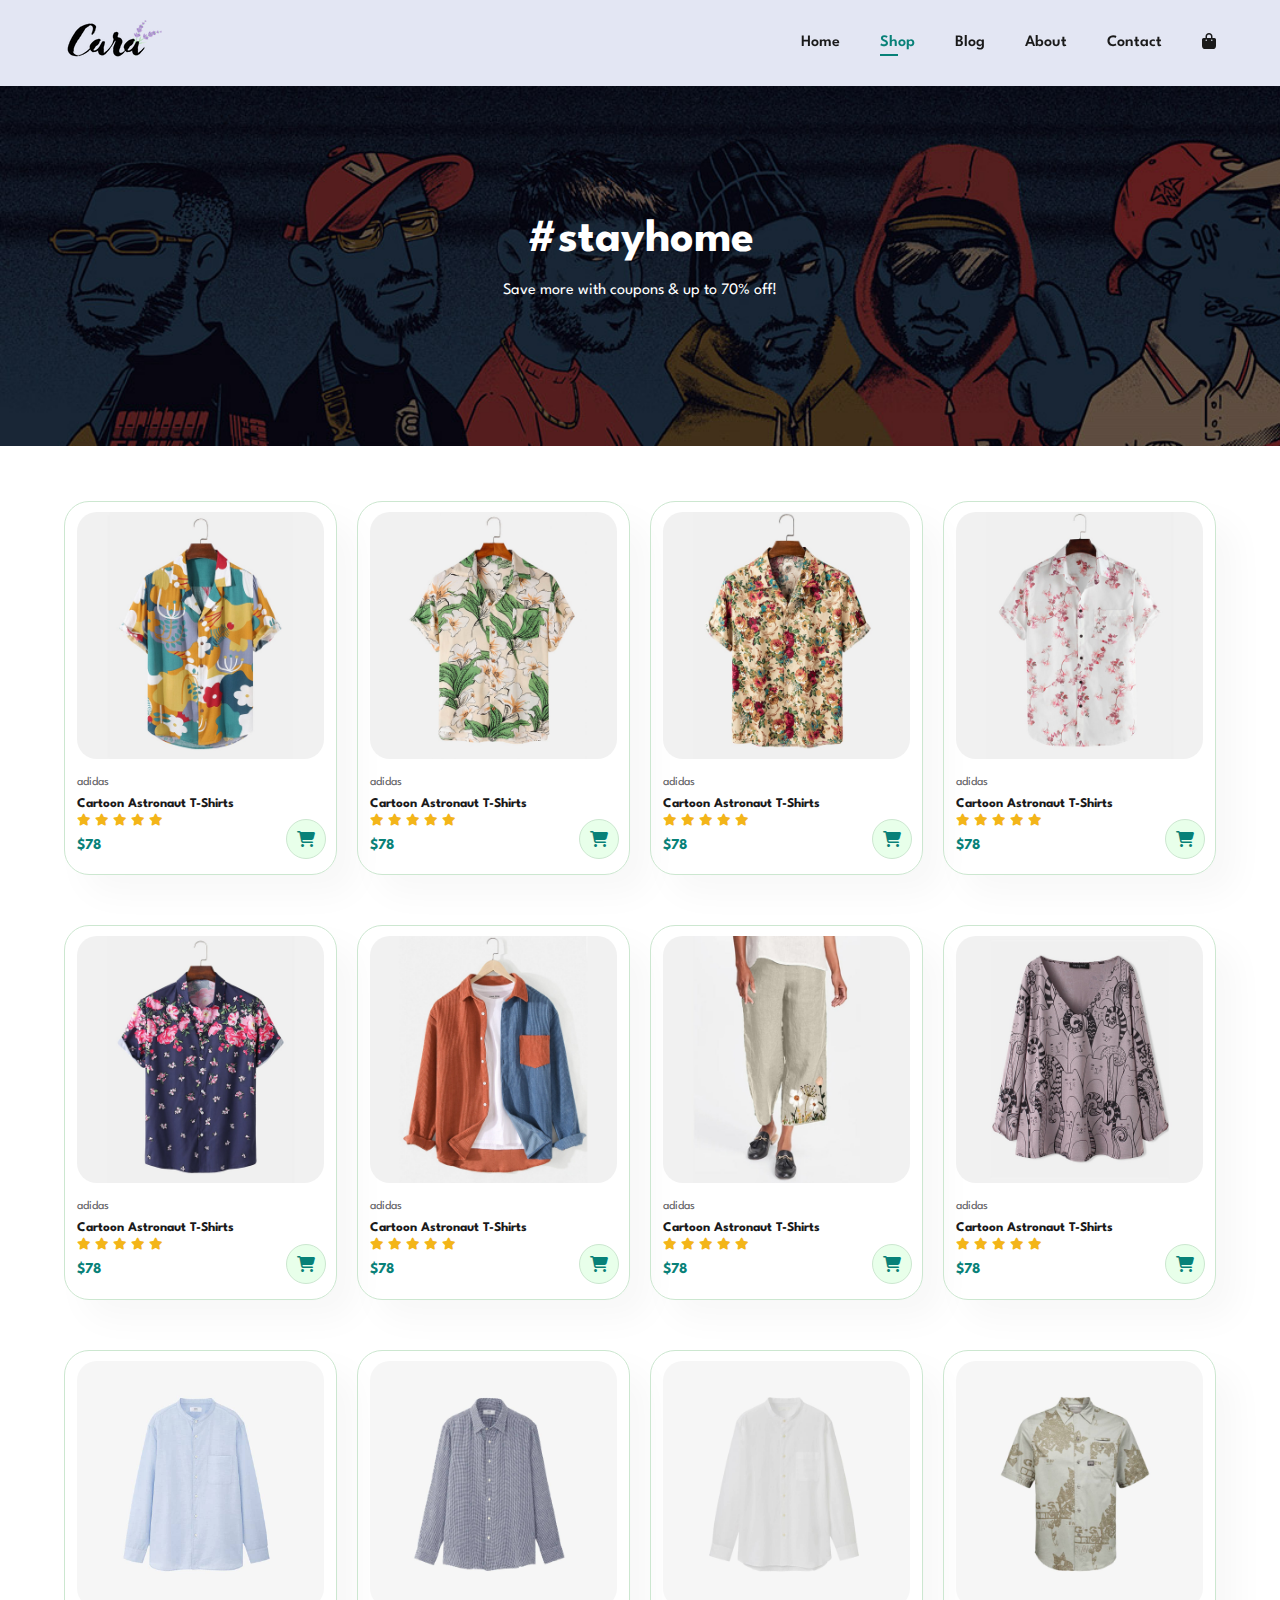
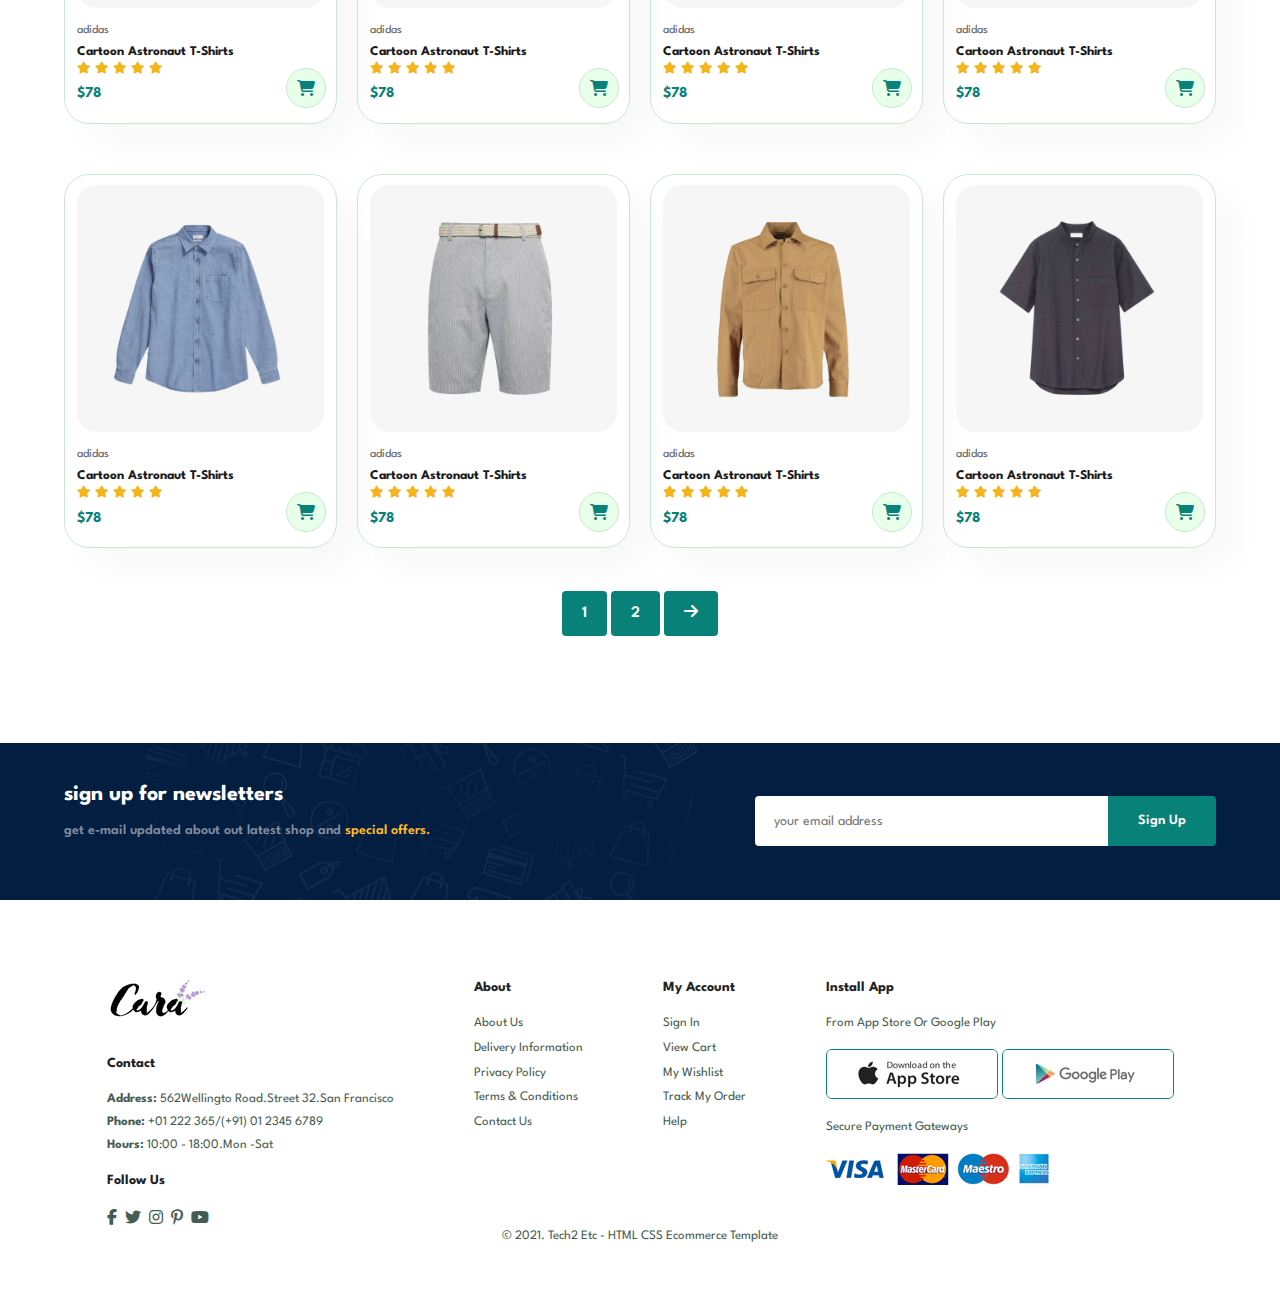
<file: shop.html>
<!DOCTYPE html>
<html lang="en">

<head>
    <meta charset="UTF-8">
    <meta name="viewport" content="width=device-width, initial-scale=1.0">
    <title>E-comme store</title>
    <!-- font awesome lib  -->
    <link rel="stylesheet" href="./css/all.min.css">
    <!-- normalize css stylesheet  -->
    <link rel="stylesheet" href="./css/normalize.css">
    <!-- main css stylesheet  -->
    <link rel="stylesheet" href="./css/style.css">
    <!-- shop css stylesheet  -->
    <link rel="stylesheet" href="./css/shop.css">
    <!-- google font lib  -->
    <link rel="preconnect" href="https://fonts.googleapis.com">
    <link rel="preconnect" href="https://fonts.gstatic.com" crossorigin>
    <link href="https://fonts.googleapis.com/css2?family=League+Spartan:wght@100..900&display=swap" rel="stylesheet">

</head>

<body>
    <!-- start header  -->
    <header id="header">
        <a href="#">
            <img class="logo" src="./img/logo.png" alt="logo">
        </a>
        <nav>
            <ul id="navbar">
                <li id="close-btn"><i class="fa-solid fa-xmark"></i></i></li>
                <li><a href="index.html">home</a></li>
                <li><a class="active" href="shop.html">shop</a></li>
                <li><a href="blog.html">blog</a></li>
                <li><a href="about.html">about</a></li>
                <li><a href="contact.html">contact</a></li>
                <li><a href="cart.html"><i class="fa-solid fa-bag-shopping"></i></a></li>
            </ul>
            <div id="mobile">
                <a href="cart.html"><i class="fa-solid fa-bag-shopping"></i></a>
                <i id="menu" class="fa-solid fa-outdent"></i>
            </div>
        </nav>
    </header>
    <!-- end header  -->
    <!-- start hero section  -->
    <section id="page-header">
        <h2>#stayhome</h2>
        <p>Save more with coupons & up to 70% off!</p>
    </section>
    <!-- end hero section  -->
    <!-- start products  -->
    <section id="products" class="section-p1">
        <div class="products-container">
            <div class="product-card" onclick="window.location.href='product.html'">
                <img src="./img/products/f1.jpg" alt="product">
                <span>adidas</span>
                <h5>cartoon astronaut t-shirts</h5>
                <div class="stars">
                    <i class="fa-solid fa-star"></i>
                    <i class="fa-solid fa-star"></i>
                    <i class="fa-solid fa-star"></i>
                    <i class="fa-solid fa-star"></i>
                    <i class="fa-solid fa-star"></i>
                </div>
                <h4 class="price">$78</h4>
                <a href=""><i class="fa-solid fa-cart-shopping add-to-cart-btn"></i></a>
            </div>
            <div class="product-card">
                <img src="./img/products/f2.jpg" alt="product">
                <span>adidas</span>
                <h5>cartoon astronaut t-shirts</h5>
                <div class="stars">
                    <i class="fa-solid fa-star"></i>
                    <i class="fa-solid fa-star"></i>
                    <i class="fa-solid fa-star"></i>
                    <i class="fa-solid fa-star"></i>
                    <i class="fa-solid fa-star"></i>
                </div>
                <h4 class="price">$78</h4>
                <a href=""> <i class="fa-solid fa-cart-shopping add-to-cart-btn"></i></a>
            </div>
            <div class="product-card">
                <img src="./img/products/f3.jpg" alt="product">
                <span>adidas</span>
                <h5>cartoon astronaut t-shirts</h5>
                <div class="stars">
                    <i class="fa-solid fa-star"></i>
                    <i class="fa-solid fa-star"></i>
                    <i class="fa-solid fa-star"></i>
                    <i class="fa-solid fa-star"></i>
                    <i class="fa-solid fa-star"></i>
                </div>
                <h4 class="price">$78</h4>
                <a href=""> <i class="fa-solid fa-cart-shopping add-to-cart-btn"></i></a>
            </div>
            <div class="product-card">
                <img src="./img/products/f4.jpg" alt="product">
                <span>adidas</span>
                <h5>cartoon astronaut t-shirts</h5>
                <div class="stars">
                    <i class="fa-solid fa-star"></i>
                    <i class="fa-solid fa-star"></i>
                    <i class="fa-solid fa-star"></i>
                    <i class="fa-solid fa-star"></i>
                    <i class="fa-solid fa-star"></i>
                </div>
                <h4 class="price">$78</h4>
                <a href=""> <i class="fa-solid fa-cart-shopping add-to-cart-btn"></i></a>
            </div>
            <div class="product-card">
                <img src="./img/products/f5.jpg" alt="product">
                <span>adidas</span>
                <h5>cartoon astronaut t-shirts</h5>
                <div class="stars">
                    <i class="fa-solid fa-star"></i>
                    <i class="fa-solid fa-star"></i>
                    <i class="fa-solid fa-star"></i>
                    <i class="fa-solid fa-star"></i>
                    <i class="fa-solid fa-star"></i>
                </div>
                <h4 class="price">$78</h4>
                <a href=""> <i class="fa-solid fa-cart-shopping add-to-cart-btn"></i></a>
            </div>
            <div class="product-card">
                <img src="./img/products/f6.jpg" alt="product">
                <span>adidas</span>
                <h5>cartoon astronaut t-shirts</h5>
                <div class="stars">
                    <i class="fa-solid fa-star"></i>
                    <i class="fa-solid fa-star"></i>
                    <i class="fa-solid fa-star"></i>
                    <i class="fa-solid fa-star"></i>
                    <i class="fa-solid fa-star"></i>
                </div>
                <h4 class="price">$78</h4>
                <a href=""> <i class="fa-solid fa-cart-shopping add-to-cart-btn"></i></a>
            </div>
            <div class="product-card">
                <img src="./img/products/f7.jpg" alt="product">
                <span>adidas</span>
                <h5>cartoon astronaut t-shirts</h5>
                <div class="stars">
                    <i class="fa-solid fa-star"></i>
                    <i class="fa-solid fa-star"></i>
                    <i class="fa-solid fa-star"></i>
                    <i class="fa-solid fa-star"></i>
                    <i class="fa-solid fa-star"></i>
                </div>
                <h4 class="price">$78</h4>
                <a href=""> <i class="fa-solid fa-cart-shopping add-to-cart-btn"></i></a>
            </div>
            <div class="product-card">
                <img src="./img/products/f8.jpg" alt="product">
                <span>adidas</span>
                <h5>cartoon astronaut t-shirts</h5>
                <div class="stars">
                    <i class="fa-solid fa-star"></i>
                    <i class="fa-solid fa-star"></i>
                    <i class="fa-solid fa-star"></i>
                    <i class="fa-solid fa-star"></i>
                    <i class="fa-solid fa-star"></i>
                </div>
                <h4 class="price">$78</h4>
                <a href=""> <i class="fa-solid fa-cart-shopping add-to-cart-btn"></i></a>
            </div>
            <div class="product-card">
                <img src="./img/products/n1.jpg" alt="product">
                <span>adidas</span>
                <h5>cartoon astronaut t-shirts</h5>
                <div class="stars">
                    <i class="fa-solid fa-star"></i>
                    <i class="fa-solid fa-star"></i>
                    <i class="fa-solid fa-star"></i>
                    <i class="fa-solid fa-star"></i>
                    <i class="fa-solid fa-star"></i>
                </div>
                <h4 class="price">$78</h4>
                <a href=""><i class="fa-solid fa-cart-shopping add-to-cart-btn"></i></a>
            </div>
            <div class="product-card">
                <img src="./img/products/n2.jpg" alt="product">
                <span>adidas</span>
                <h5>cartoon astronaut t-shirts</h5>
                <div class="stars">
                    <i class="fa-solid fa-star"></i>
                    <i class="fa-solid fa-star"></i>
                    <i class="fa-solid fa-star"></i>
                    <i class="fa-solid fa-star"></i>
                    <i class="fa-solid fa-star"></i>
                </div>
                <h4 class="price">$78</h4>
                <a href=""> <i class="fa-solid fa-cart-shopping add-to-cart-btn"></i></a>
            </div>
            <div class="product-card">
                <img src="./img/products/n3.jpg" alt="product">
                <span>adidas</span>
                <h5>cartoon astronaut t-shirts</h5>
                <div class="stars">
                    <i class="fa-solid fa-star"></i>
                    <i class="fa-solid fa-star"></i>
                    <i class="fa-solid fa-star"></i>
                    <i class="fa-solid fa-star"></i>
                    <i class="fa-solid fa-star"></i>
                </div>
                <h4 class="price">$78</h4>
                <a href=""> <i class="fa-solid fa-cart-shopping add-to-cart-btn"></i></a>
            </div>
            <div class="product-card">
                <img src="./img/products/n4.jpg" alt="product">
                <span>adidas</span>
                <h5>cartoon astronaut t-shirts</h5>
                <div class="stars">
                    <i class="fa-solid fa-star"></i>
                    <i class="fa-solid fa-star"></i>
                    <i class="fa-solid fa-star"></i>
                    <i class="fa-solid fa-star"></i>
                    <i class="fa-solid fa-star"></i>
                </div>
                <h4 class="price">$78</h4>
                <a href=""> <i class="fa-solid fa-cart-shopping add-to-cart-btn"></i></a>
            </div>
            <div class="product-card">
                <img src="./img/products/n5.jpg" alt="product">
                <span>adidas</span>
                <h5>cartoon astronaut t-shirts</h5>
                <div class="stars">
                    <i class="fa-solid fa-star"></i>
                    <i class="fa-solid fa-star"></i>
                    <i class="fa-solid fa-star"></i>
                    <i class="fa-solid fa-star"></i>
                    <i class="fa-solid fa-star"></i>
                </div>
                <h4 class="price">$78</h4>
                <a href=""> <i class="fa-solid fa-cart-shopping add-to-cart-btn"></i></a>
            </div>
            <div class="product-card">
                <img src="./img/products/n6.jpg" alt="product">
                <span>adidas</span>
                <h5>cartoon astronaut t-shirts</h5>
                <div class="stars">
                    <i class="fa-solid fa-star"></i>
                    <i class="fa-solid fa-star"></i>
                    <i class="fa-solid fa-star"></i>
                    <i class="fa-solid fa-star"></i>
                    <i class="fa-solid fa-star"></i>
                </div>
                <h4 class="price">$78</h4>
                <a href=""> <i class="fa-solid fa-cart-shopping add-to-cart-btn"></i></a>
            </div>
            <div class="product-card">
                <img src="./img/products/n7.jpg" alt="product">
                <span>adidas</span>
                <h5>cartoon astronaut t-shirts</h5>
                <div class="stars">
                    <i class="fa-solid fa-star"></i>
                    <i class="fa-solid fa-star"></i>
                    <i class="fa-solid fa-star"></i>
                    <i class="fa-solid fa-star"></i>
                    <i class="fa-solid fa-star"></i>
                </div>
                <h4 class="price">$78</h4>
                <a href=""> <i class="fa-solid fa-cart-shopping add-to-cart-btn"></i></a>
            </div>
            <div class="product-card">
                <img src="./img/products/n8.jpg" alt="product">
                <span>adidas</span>
                <h5>cartoon astronaut t-shirts</h5>
                <div class="stars">
                    <i class="fa-solid fa-star"></i>
                    <i class="fa-solid fa-star"></i>
                    <i class="fa-solid fa-star"></i>
                    <i class="fa-solid fa-star"></i>
                    <i class="fa-solid fa-star"></i>
                </div>
                <h4 class="price">$78</h4>
                <a href=""> <i class="fa-solid fa-cart-shopping add-to-cart-btn"></i></a>
            </div>
        </div>
        <div class="pages section-p1">
            <a href="">1</a>
            <a href="">2</a>
            <a href=""><i class="fa-solid fa-arrow-right"></i></a>
        </div>
    </section>
    <!-- end products  -->
    <!-- start newsletters  -->
    <section id="newsletters" class="section-p1 section-m1">
        <div class="text">
            <h4>sign up for newsletters</h4>
            <p>get e-mail updated about out latest shop and <span>special offers.</span></p>
        </div>
        <form>
            <input type="mail" placeholder="your email address">
            <input type="submit" value="sign up" class="normal">
        </form>
    </section>
    <!-- end newsletters  -->
    <!-- start footer  -->
    <footer class="section-p1">
        <div class="footer-content">
            <div class="contact">
                <img src="./img/logo.png" alt="logo" class="logo">
                <h4>contact</h4>
                <p><strong>address:</strong> 562Wellingto road.street 32.san francisco</p>
                <p><strong>phone:</strong> +01 222 365/(+91) 01 2345 6789</p>
                <p><strong>hours:</strong> 10:00 - 18:00.mon -sat</p>
                <h4>follow us</h4>
                <div class="media">
                    <i class="fa-brands fa-facebook-f"></i>
                    <i class="fa-brands fa-twitter"></i>
                    <i class="fa-brands fa-instagram"></i>
                    <i class="fa-brands fa-pinterest-p"></i>
                    <i class="fa-brands fa-youtube"></i>
                </div>
            </div>
            <div class="about">
                <h4>about</h4>
                <a href="#">about us</a>
                <a href="#">delivery information</a>
                <a href="#">privacy policy</a>
                <a href="#">terms & conditions</a>
                <a href="#">contact us</a>
            </div>
            <div class="my-account">
                <h4>my account</h4>
                <a href="#">sign in</a>
                <a href="#">view cart</a>
                <a href="#">my wishlist</a>
                <a href="#">track my order</a>
                <a href="#">help</a>
            </div>
            <div class="install-app">
                <h4>install app</h4>
                <p>from app store or google play</p>
                <div class="install-images">
                    <img src="./img/pay/app.jpg" alt="app store">
                    <img src="./img/pay/play.jpg" alt="google play">
                </div>
                <p>secure payment gateways</p>
                <img src="./img/pay/pay.png" alt="payment gateways">
            </div>
        </div>
        <p>&copy; 2021. Tech2 etc - HTML CSS Ecommerce Template</p>
    </footer>
    <!-- end footer  -->
    <script src="./js/script.js"></script>
</body>

</html>
</file>
<file: css/style.css>
/* this file contain the main component and the global rules for all the pages like the header footer ....  */

/* start global rules  */
* {
    margin: 0px;
    padding: 0px;
    -webkit-box-sizing: border-box;
    -moz-box-sizing: border-box;
    box-sizing: border-box;
    font-family: "League Spartan", sans-serif;
    /* border:1px solid red; */
}

/* customize elements  */
h1 {
    font-size: 50px;
    line-height: 64px;
    color: #222;
}

h2 {
    font-size: 46px;
    line-height: 54px;
    color: #222;
}
@media (max-width:576px){
    h1 {
        font-size: 38px;
    }
    h2 {
        font-size: 32px;
    }
}
h4 {
    font-size: 20px;
    color: #222;
}

h6 {
    font-weight: 700;
    font-size: 12px;
}

p {
    font-size: 16px;
    color: #465b52;
    margin: 15px 0 20px 0;
}

.section-p1 {
    padding: 40px 5vw;
}

.section-m1 {
    margin: 40px 0;
}

body {
    width: 100%;
}

ul {
    list-style: none;
}

a {
    text-decoration: none;
}

button.white {
    font-size: 13px;
    font-weight: 600;
    padding: 11px 18px;
    color: #fff;
    background-color: transparent;
    cursor: pointer;
    border: 1px solid #fff;
    outline: none;
    transition: 0.2s;
    text-transform: capitalize;
}

input[type='submit'].normal,
button.normal {
    font-size: 14px;
    font-weight: 600;
    padding: 15px 30px;
    color: #000;
    background-color: #fff;
    border-radius: 4px;
    cursor: pointer;
    border: none;
    outline: none;
    transition: 0.2s;
    text-transform: capitalize;
}

/* start component */
.special-heading {
    margin-bottom: 20px;
    text-align: center;
    text-transform: capitalize;
}


/* start header  */
header {
    display: flex;
    align-items: center;
    justify-content: space-between;
    padding: 20px 5vw;
    background-color: #E3E6F3;
    box-shadow: 0 5px 15px rgba(0, 0, 0, 0.06);
    position: sticky;
    top: 0;
    left: 0;
    z-index: 999;
}

header nav ul {
    display: flex;
    align-items: center;
    justify-content: center;
    column-gap: 40px;
}

header nav ul li:first-of-type {
    display: none;
    font-size: 24px;
    color: #222;
}

header nav ul li a {
    display: block;
    text-transform: capitalize;
    color: #1a1a1a;
    font-size: 16px;
    font-weight: 600;
    transition: 0.3s ease;
    position: relative;
}

header nav ul li a:hover,
header nav ul li a.active {
    color: #088178;
}

header nav ul li a.active::before,
header nav ul li a:hover::before {
    content: "";
    position: absolute;
    background-color: #088178;
    height: 2px;
    width: 50%;
    bottom: -4px;
    left: 0px;
}

header #mobile i {
    font-size: 24px;
    color: #1a1a1a;
    margin-right: 20px;
}

header #mobile {
    display: none;
}

header nav ul.active {
    right: 0;
}

@media (max-width:768px) {
    header nav ul {
        flex-direction: column;
        justify-content: flex-start;
        align-items: flex-start;
        position: fixed;
        right: -1000px;
        top: 0;
        padding: 30px 0 0 20px;
        width: 50%;
        height: 100vh;
        row-gap: 25px;
        background-color: #e3e6f3;
        box-shadow: 0 40px 60px rgba(0, 0, 0, 0.3);
        transition: 0.3s;
    }

    header nav ul li:first-of-type {
        display: block;
    }

    header nav ul li:last-of-type {
        display: none;
    }

    header #mobile {
        display: block;
    }
}
/* start page-header  */
/* start hero  */
#page-header {
    text-align: center;
    height: 40vh;
    align-content: center;
    background-image: url(../img/banner/b19.jpg);
    background-size: cover;
    padding: 14px;
}
#page-header h2 ,
#page-header p {
    color: #fff;
}
/* end page-header  */
/* start features  */
/* start features  */
#features {
    display: grid;
    gap: 20px;
    grid-template-columns: repeat(auto-fit, minmax(160px, 1fr));
}

#features .fe-box {
    text-align: center;
    box-shadow: 20px 20px 34px rgba(0, 0, 0, 0.03);
    border: 1px solid #cce7d0;
    padding: 25px 15px;
    border-radius: 4px;
    margin: 15px 0;
}

#features .fe-box:hover {
    box-shadow: 10px 10px 54px rgba(70, 62, 221, 0.1);
}

#features .fe-box img {
    width: 100%;
    margin-bottom: 10px;
}

#features .fe-box h6 {
    padding: 9px 8px 6px;
    line-height: 1;
    border-radius: 4px;
    color: #088178;
    text-transform: capitalize;
}
/* end features  */
/* start products  */
.products-container {
    display: grid;
    grid-template-columns: repeat(auto-fit, minmax(250px, 1fr));
    gap: 20px;
}

.product-card {
    padding: 10px 12px;
    border-radius: 25px;
    box-shadow: 20px 20px 34px rgba(0, 0, 0, 0.03);
    border: 1px solid #cce7d0;
    cursor: pointer;
    position: relative;
    margin: 15px 0px;
    transition: 0.3s ease;
}

.product-card:hover {
    box-shadow: 20px 20px 34px rgba(0, 0, 0, 0.06);
}

.product-card img {
    width: 100%;
    border-radius: 20px;
}

.product-card span {
    color: #606063;
    font-size: 12px;
    padding-top: 10px;
    display: block;
}

.product-card h5 {
    color: #1a1a1a;
    font-size: 4;
    text-transform: capitalize;
    padding-top: 7px;
}

.product-card .stars i {
    color: rgb(243, 181, 25);
    font-size: 12px;
}

.product-card .price {
    padding: 7px 0px 10px;
    color: #088178;
    font-size: 15px;
    font-weight: 700;
}

.product-card .add-to-cart-btn {
    position: absolute;
    right: 10px;
    bottom: 15px;
    color: #088178;
    width: 40px;
    height: 40px;
    text-align: center;
    align-content: center;
    border-radius: 50%;
    border: 1px solid #cce7d0;
    background-color: #e8ffea;
}


/* end products  */



/* start newsletters  */
#newsletters {
    display: flex;
    flex-wrap: wrap;
    justify-content: space-between;
    background-image: url(../img/banner/b14.png);
    background-position: 20% 30%;
    background-repeat: no-repeat;
    background-color: #041e42;
    align-items: center;
}

#newsletters .text h4 {
    font-size: 22px;
    font-weight: 700;
    color: #fff;
}

#newsletters .text p {
    font-size: 14px;
    font-weight: 600;
    color: #818ea0;
}

#newsletters .text p span {
    color: #ffbd27;
}

#newsletters form {
    display: flex;
    width: 40%;
}

#newsletters form input[type='mail'] {
    width: 100%;
    height: 3.125rem;
    padding: 0 1.25em;
    font-size: 14px;
    border-radius: 4px;
    outline: none;
    border: 1px solid transparent;
    border-top-right-radius: 0;
    border-bottom-right-radius: 0;
    caret-color: #088178;
}

#newsletters form input[type='submit'] {
    background-color: #088178;
    color: #fff;
    border-top-left-radius: 0;
    border-bottom-left-radius: 0;
}

@media (max-width:768px) {
    #newsletters form {
        width: 100%;
    }
}

/* end newsletters  */
/* start footer  */
footer .footer-content {
    display: flex;
    flex-wrap: wrap;
    column-gap: 80px;
    row-gap: 60px;
    justify-content: center;
    align-items: flex-start;
}

footer * {
    text-transform: capitalize;
}

footer .contact .logo {
    margin-bottom: 30px;
}

footer h4 {
    font-size: 14px;
    padding-bottom: 20px;
}

footer p {
    font-size: 13px;
    margin: 0px 0px 8px 0px;
}

footer a {
    display: block;
    font-size: 13px;
    color: #465b52;
    margin-bottom: 10px;
}

footer .contact h4:last-of-type {
    margin-top: 20px;
}

footer i {
    color: #465b52;
    padding-right: 4px;
    cursor: pointer;
}

footer .install-app .install-images img {
    border: 1px solid #088178;
    border-radius: 6px;
}

footer .install-app img {
    margin: 10px 0px 15px 0px;
}

footer i:hover,
footer a:hover {
    color: #088178;
}

footer>p {
    text-align: center;
}

/* end footer  */
</file>
<file: css/index.css>
/* start hero section  */
#hero {
    background-image: url(../img/hero4.png);
    background-size: cover;
    background-position: top 25% right 0;
    height: calc(100vh - 85.73px);
    padding: 0 5vw;
    align-content: center;
}

#hero h4 {
    padding-bottom: 15px;
}

#hero h1 {
    color: #088178;
}

#hero button {
    background: url(../img/button.png);
    background-position: center;
    padding: 14px 80px;
    color: #088178;
    border: none;
    cursor: pointer;
    font-weight: 700;
    font-size: 15px;
}

@media (max-width:768px) {
    #hero {
        height: 70vh;
        background-position: 55%;
    }
}



/* start banner  */
#banner {
    background: url(../img/banner/b2.jpg);
    background-size: cover;
    background-position: center;
    height: 40vh;
    display: flex;
    flex-direction: column;
    align-items: center;
    justify-content: center;
    gap: 10px;
    text-transform: capitalize;
}

#banner h4 {
    font-size: 16px;
    color: #fff;
}

#banner h2 {
    font-size: 30px;
    color: #fff;
}

#banner h2 span {
    color: #ef3636;
}

#banner button:hover {
    background-color: #088178;
    color: #fff;
}

@media (max-width:768px) {
    #banner {
        height: 25vh;
    }
}


/* start sm-banner  */
#sm-banner {
    display: grid;
    grid-template-columns: repeat(auto-fit, minmax(300px, 1fr));
    gap: 30px;
}

#sm-banner div:first-of-type {
    background-image: url(../img/banner/b17.jpg);
}

#sm-banner div:last-of-type {
    background-image: url(../img/banner/b10.jpg);
}

#sm-banner .banner-box {
    display: flex;
    flex-direction: column;
    justify-content: center;
    align-items: flex-start;
    background-position: center;
    background-size: cover;
    align-content: center;
    padding: 30px;
    height: 50vh;
}

#sm-banner .banner-box:hover button {
    background-color: #088178;
    border: 1px solid #088178;
}

#sm-banner .banner-box h4 {
    color: #fff;
    font-size: 20px;
    font-weight: 300;
}

#sm-banner .banner-box h2 {
    color: #fff;
    font-size: 28px;
    font-weight: 800;
}

#sm-banner .banner-box span {
    color: #fff;
    font-size: 14px;
    font-weight: 500;
    padding-bottom: 15px;
}

/* end sm-banner  */

/* start banner3  */
#banner3 {
    display: grid;
    grid-template-columns: repeat(auto-fit, minmax(200px, 1fr));
    gap: 30px;
    padding: 0 5vw;
}

#banner3 .banner-box {
    height: 30vh;
    align-content: center;
    background-position: center;
    background-size: cover;
    padding: 0 0 0px 20px;
}

#banner3 .banner-box h2 {
    color: #fff;
    font-size: 22px;
    font-weight: 900;
    text-transform: uppercase;
}

#banner3 .banner-box h3 {
    color: #ef3636;
    font-size: 15px;
    font-weight: 800;
    text-transform: capitalize;
}

#banner3 div:first-of-type {
    background-image: url(../img/banner/b7.jpg);
}

#banner3 div:nth-of-type(2) {
    background-image: url(../img/banner/b4.jpg);
}

#banner3 div:last-of-type {
    background-image: url(../img/banner/b18.jpg);
}

/* end banner3  */
</file>
<file: css/blog.css>
/* start hero  */
#page-header {
    background-image: url(../img/banner/b19.jpg);
}

/* end hero  */
#articles {
    width: 80vw;
    margin: 150px auto;
}

#articles .article {
    display: flex;
    justify-content: center;
    align-items: center;
    gap: 40px;
    padding-bottom: 90px;
}

#articles .article .image {
    position: relative;
    width: 50%;
}

#articles .article .image img {
    width: 100%;
    height: 300px;
    object-fit: cover;
}

#articles .article .image::before {
    content: '13/01';
    position: absolute;
    left: 0;
    top: -47px;
    z-index: -1;
    font-size: 70px;
    font-weight: 700;
    color: #c9cbce;
}

#articles .article .text {
    width: 50%;
}

#articles .article .text h4 {
    text-transform: capitalize;
}

#articles .article .text a {
    color: #000;
    font-weight: 700;
    font-size: 11px;
    text-transform: uppercase;
    position: relative;
    transition: 0.3s;
}

#articles .article .text a::after {
    position: absolute;
    content: "";
    height: 1px;
    width: 50px;
    right: -60px;
    top: 4px;
    background-color: #000;
    transition: 0.3s;
}

#articles .article .text a:hover {
    color: #088178;
}

#articles .article .text a:hover::after {
    background-color: #088178;
}

#articles .pages {
    text-align: center;
}

#articles .pages a {
    background-color: #088178;
    color: #fff;
    font-weight: 600;
    padding: 15px 20px;
    border-radius: 4px;
}

@media (max-width:576px) {
    #articles .article {
        flex-direction: column;
    }

    #articles .article .image,
    #articles .article .text {
        width: 100%;
    }
}

/* end articles  */
</file>
<file: css/product.css>
#product-details {
    display: flex;
    align-items: flex-start;
    justify-content: center;
    margin-top: 30px;
    gap: 50px;
}
#product-details .product-images {
    width: 40%;
}


#product-details .product-images img {
    width: 100%;
}

#product-details .product-images .slider {
    display: flex;
    gap: 10px;
}

#product-details .product-images .slider div {
    cursor: pointer;
}

#product-details .product-description {
    flex: 1;
    padding-top: 30px;
}

#product-details .product-description h4 {
    padding: 40px 0 20px 0;
}
#product-details .product-description h2 {
    font-size: 26px;
}
#product-details .product-description select {
    display: block;
    margin-bottom: 10px;
    padding: 5px 10px;
    text-transform: capitalize;
}
#product-details .product-description input{
    height: 47px;
    width: 50px;
    padding-left: 10px;
    font-size: 16px;
    margin-right: 10px;
    text-align: center;
}
#product-details .product-description input:focus {
    outline: none;
}
#product-details .product-description button {
    background-color: #088178;
    color:#fff;
}
#product-details .product-description p {
    line-height: 25px;
}

@media (max-width:576px) {
    #product-details {
        flex-direction: column;
    }
    #product-details .product-images {
        width: 100%;
    }
}
</file>
<file: css/shop.css>
/* start hero  */
#page-header {
    background-image: url(../img/banner/b1.jpg);
}
/* end hero  */
/* start products  */
#products .pages {
    text-align: center;
}
#products .pages a {
    background-color: #088178;
    color: #fff;
    font-weight: 600;
    padding: 15px 20px;
    border-radius: 4px;
}
/* end products  */
</file>
